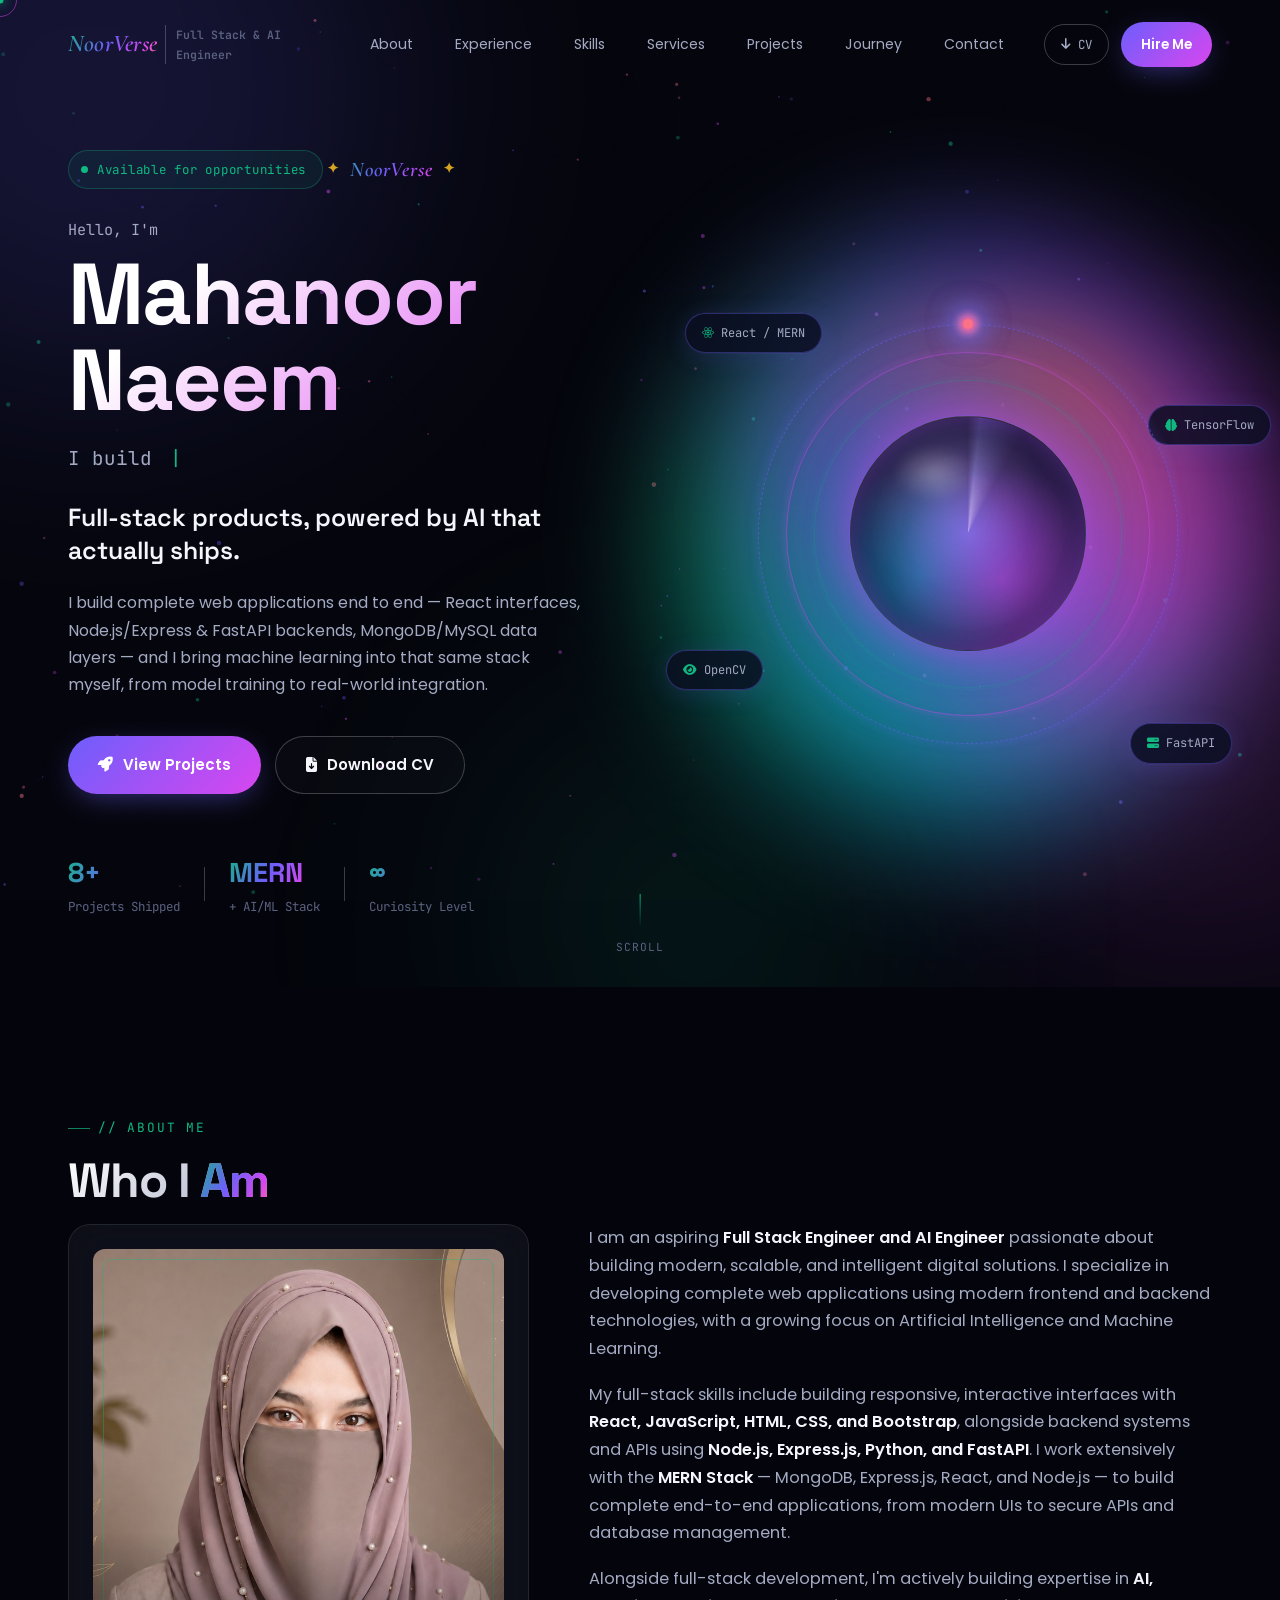
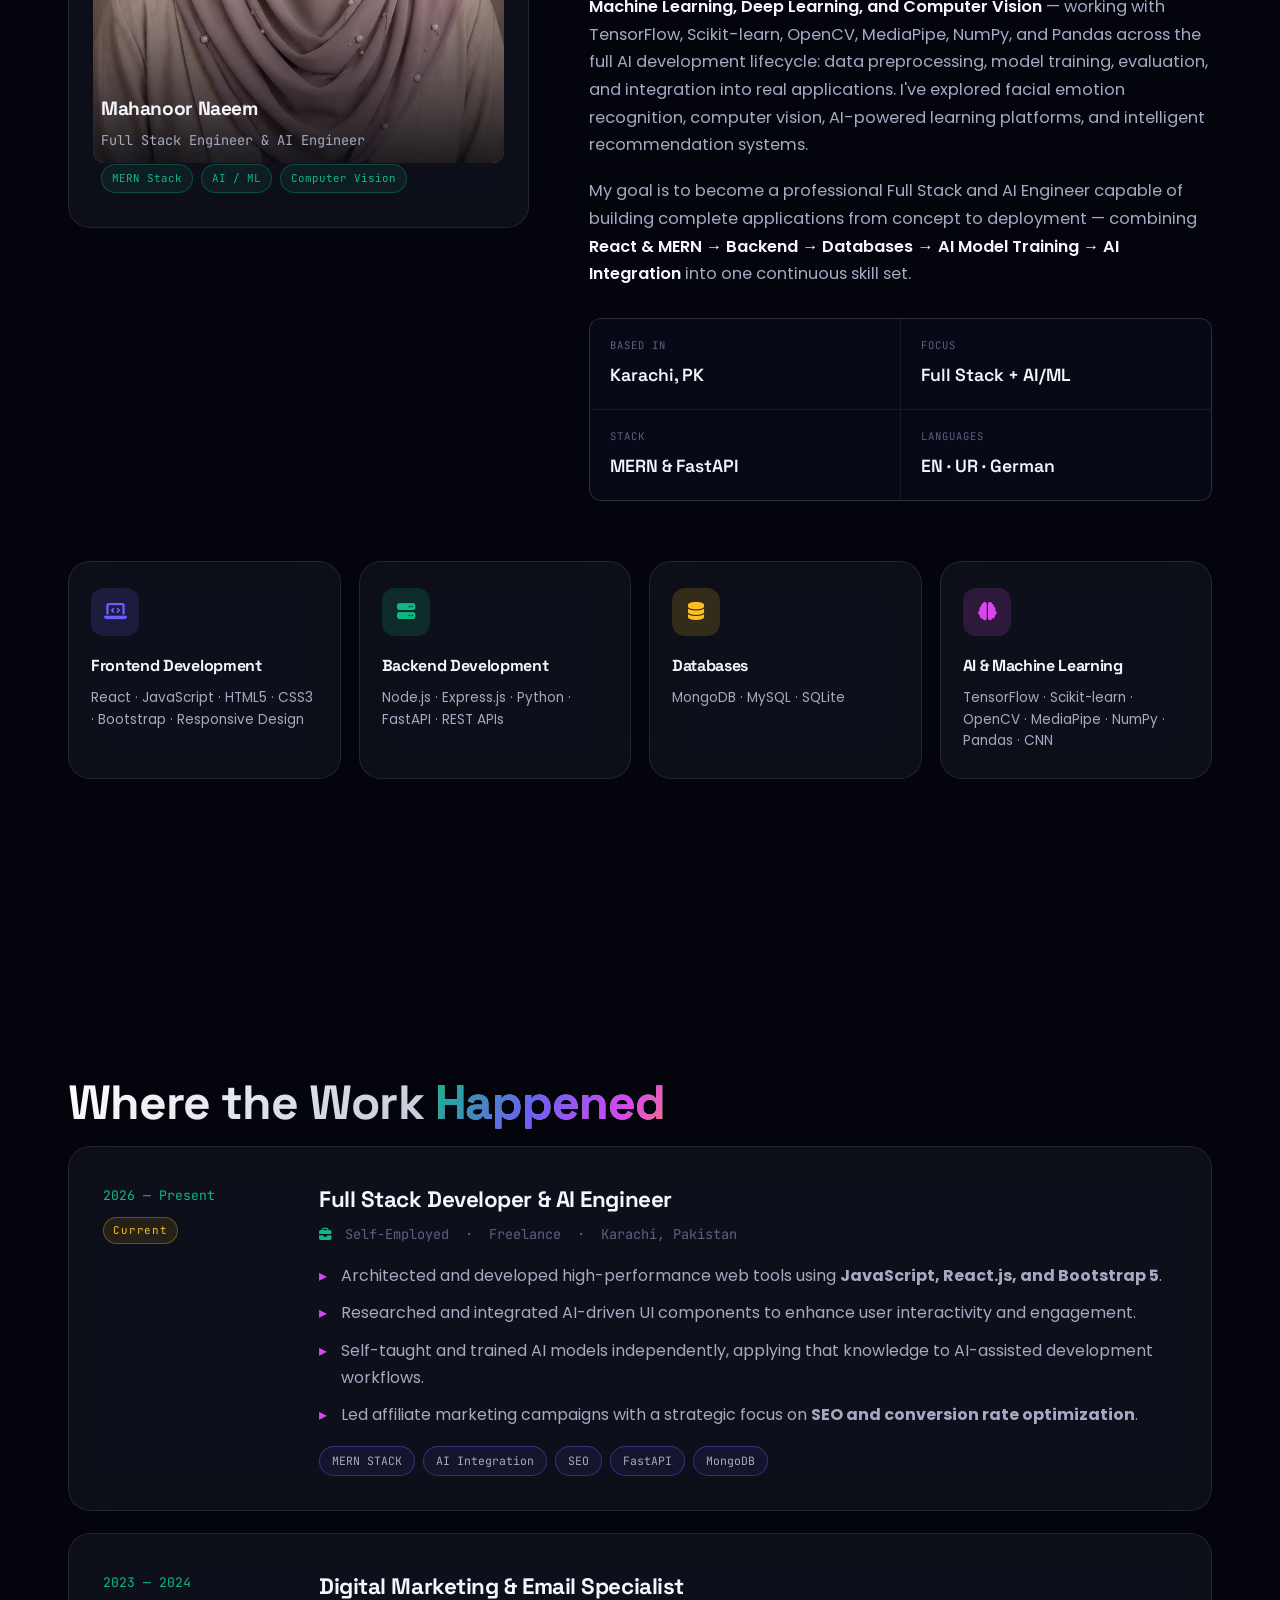
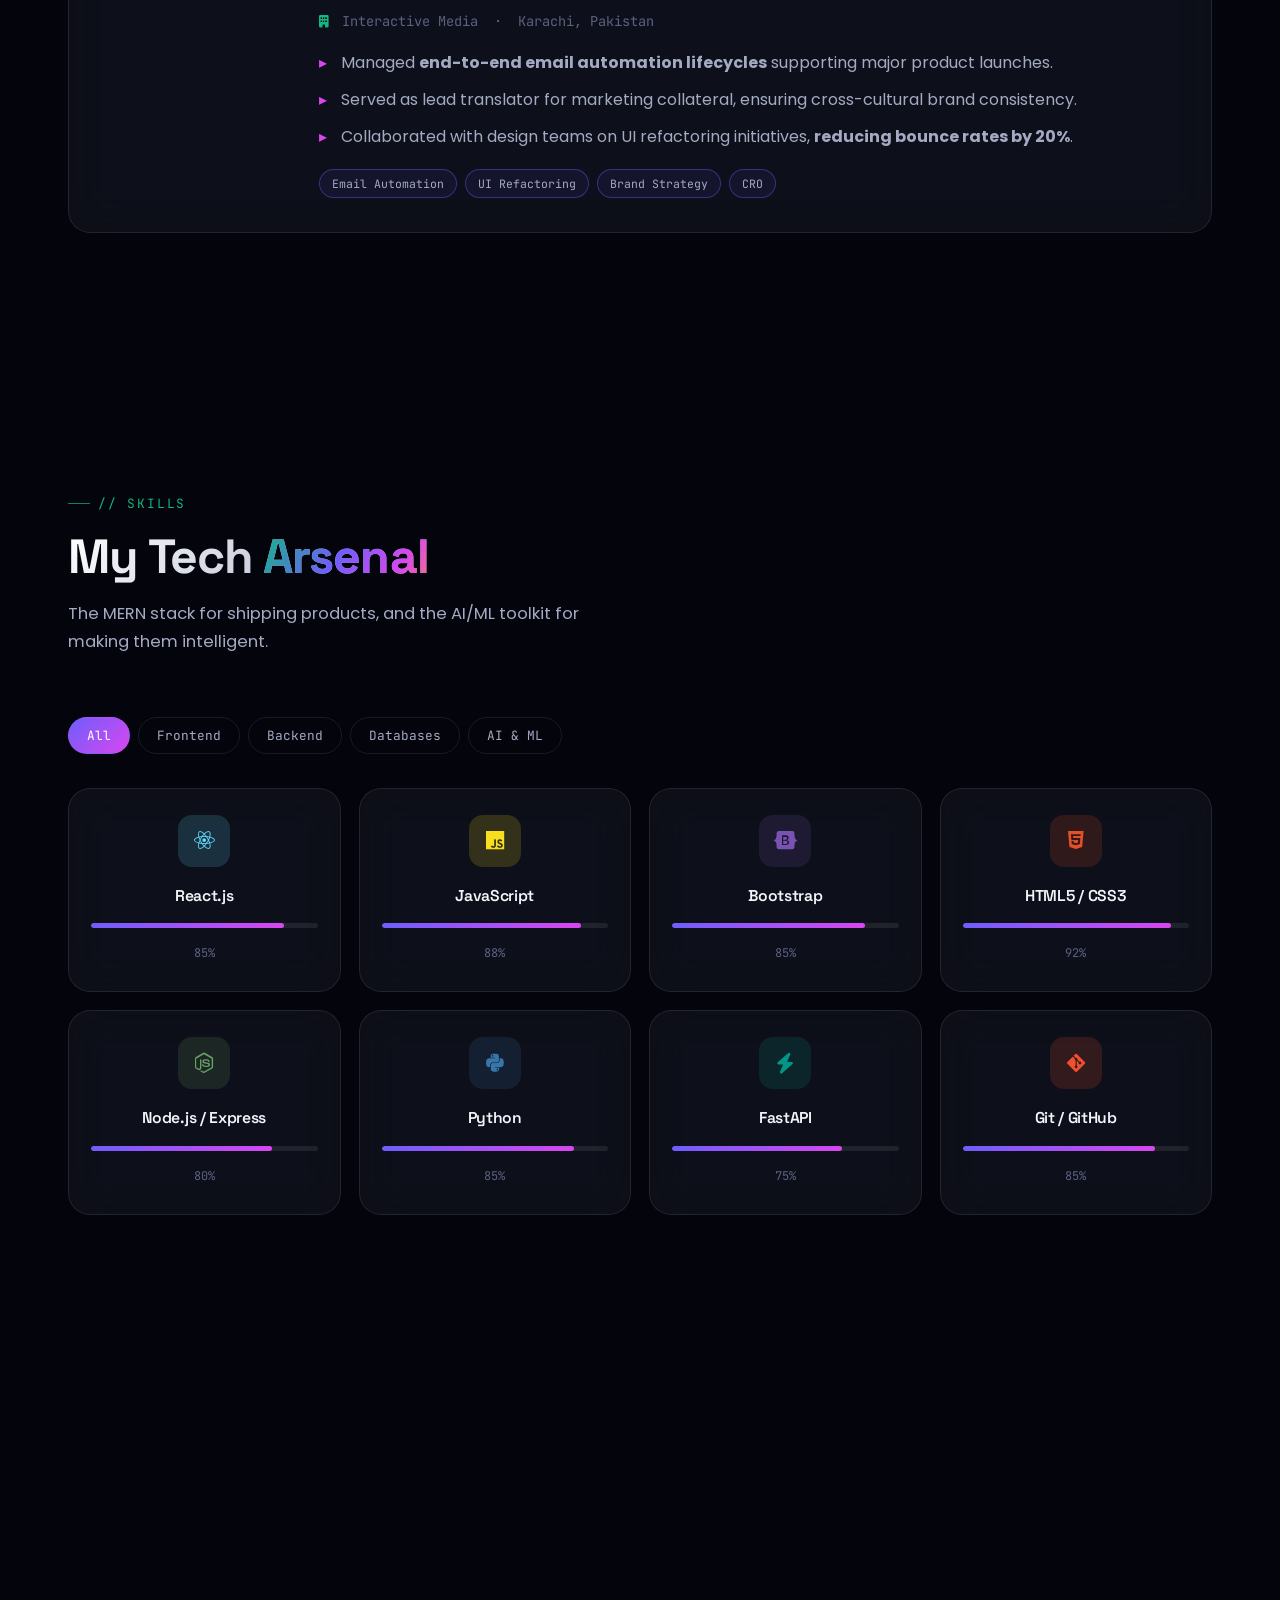
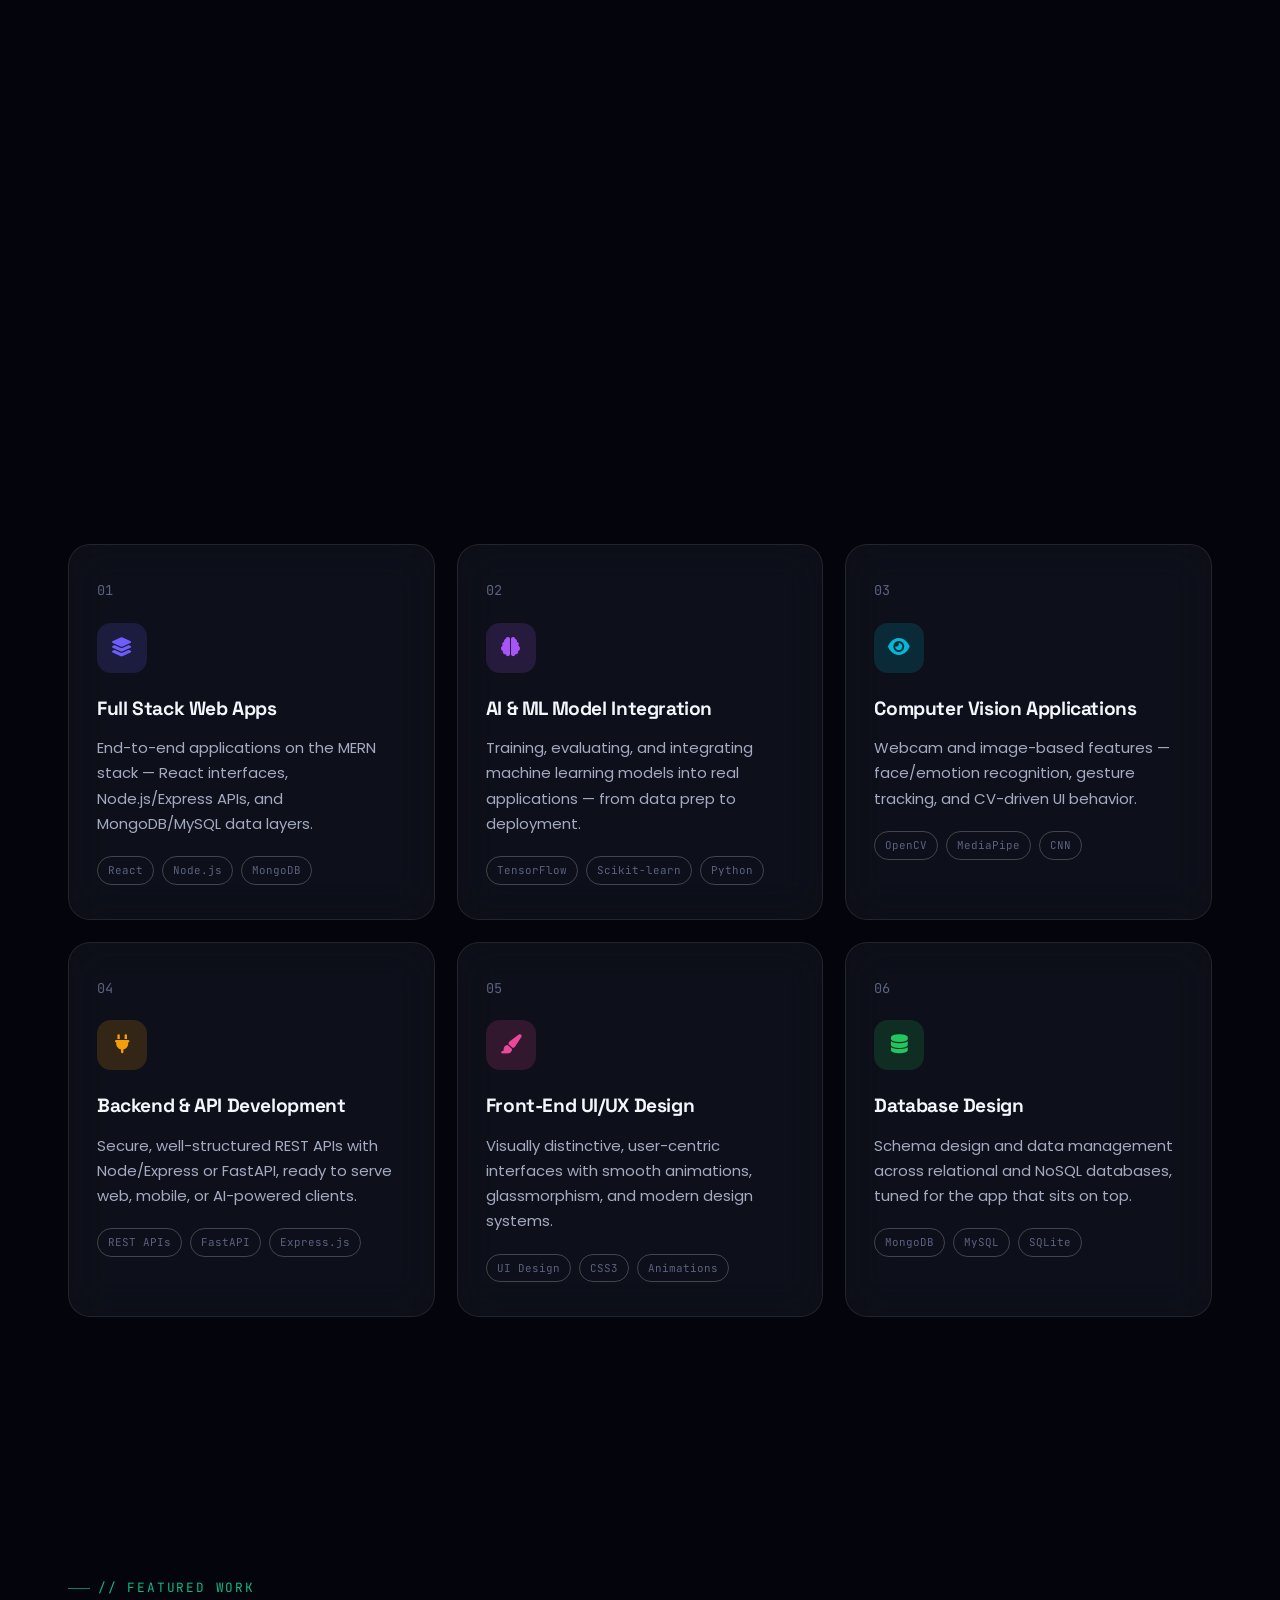
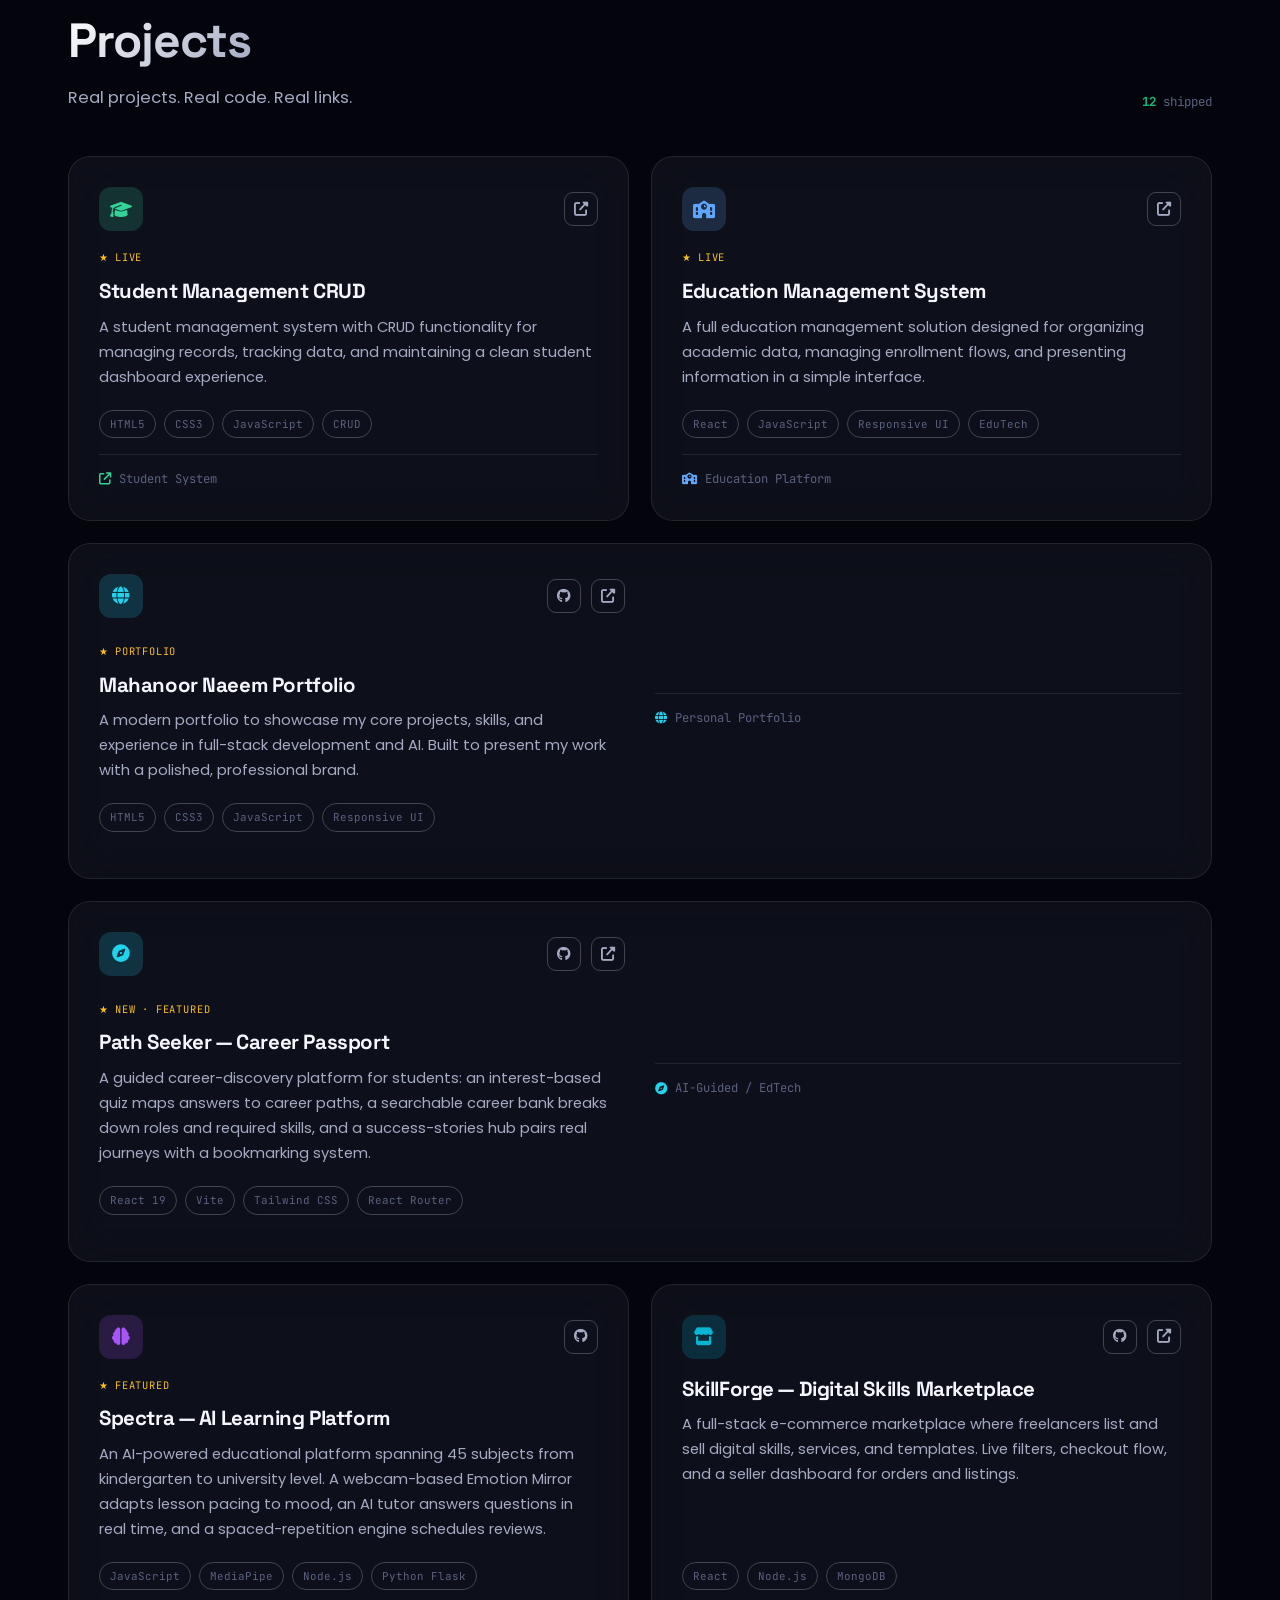
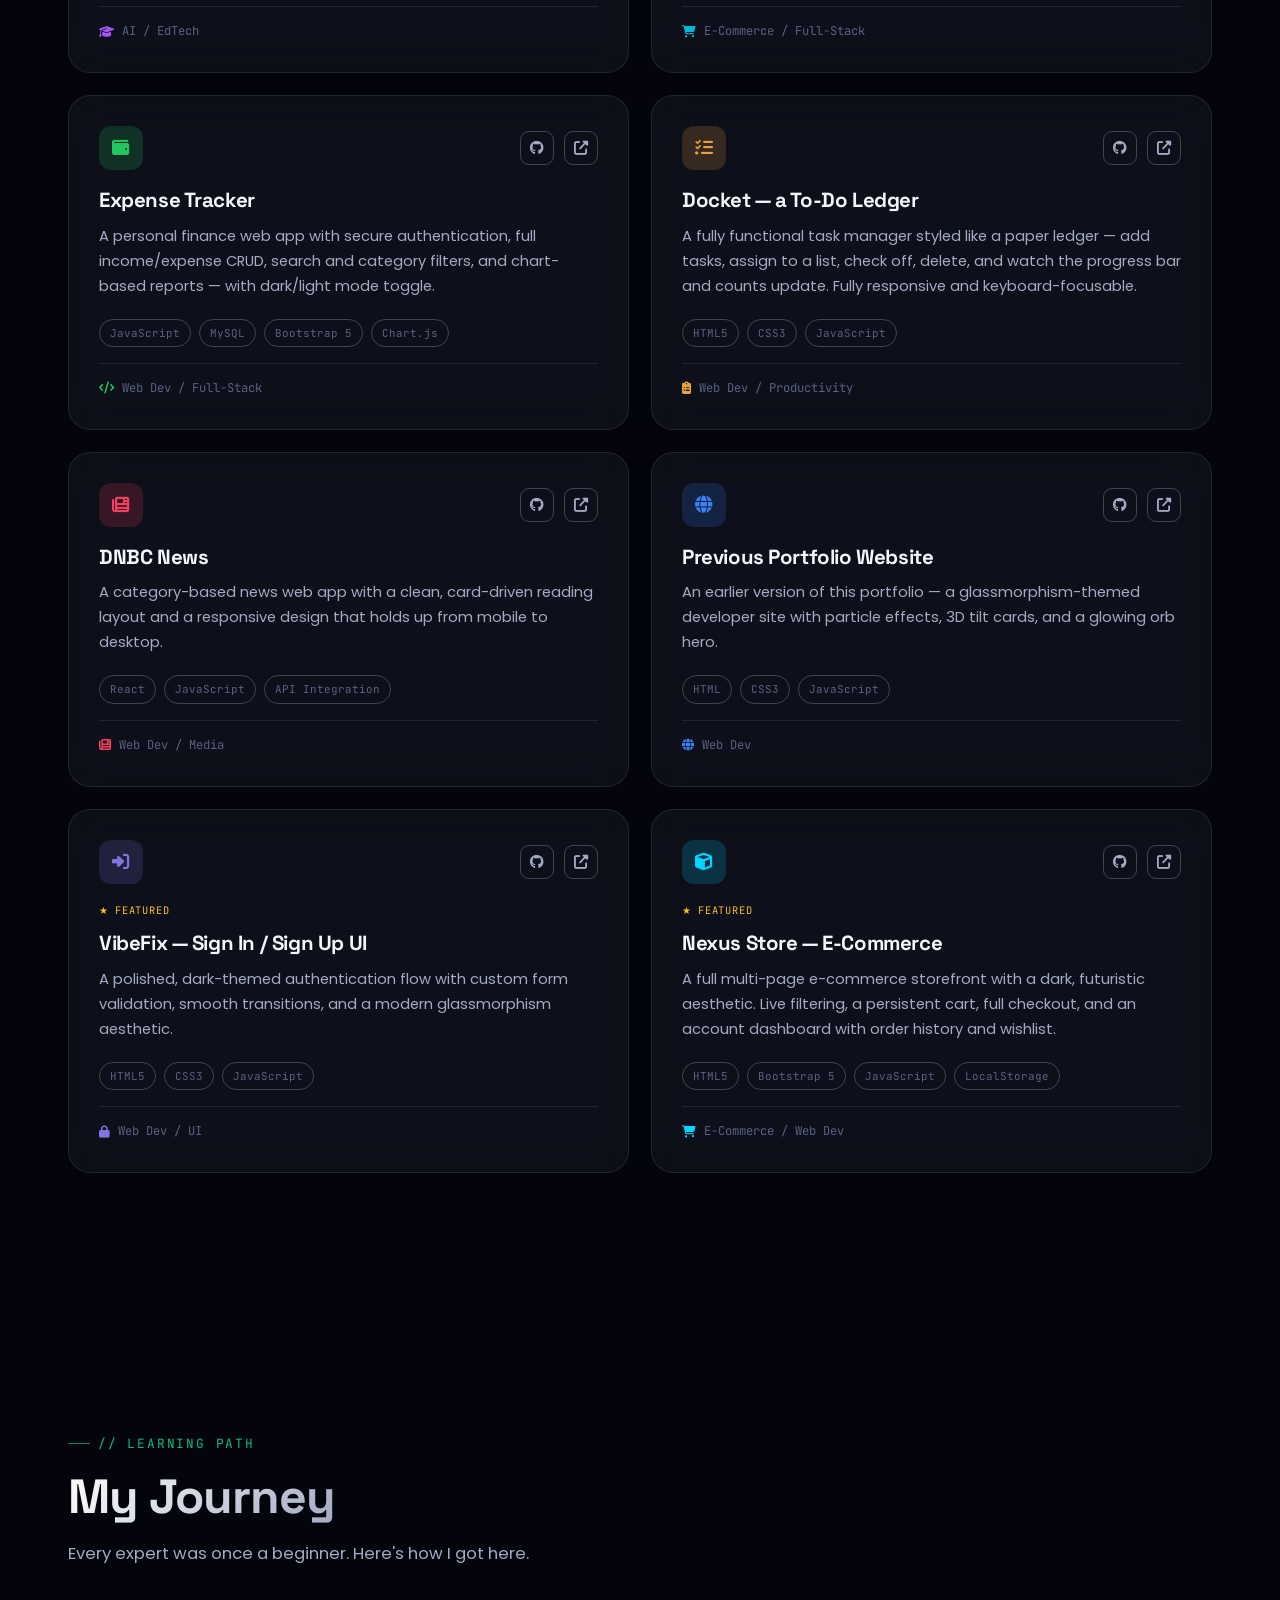
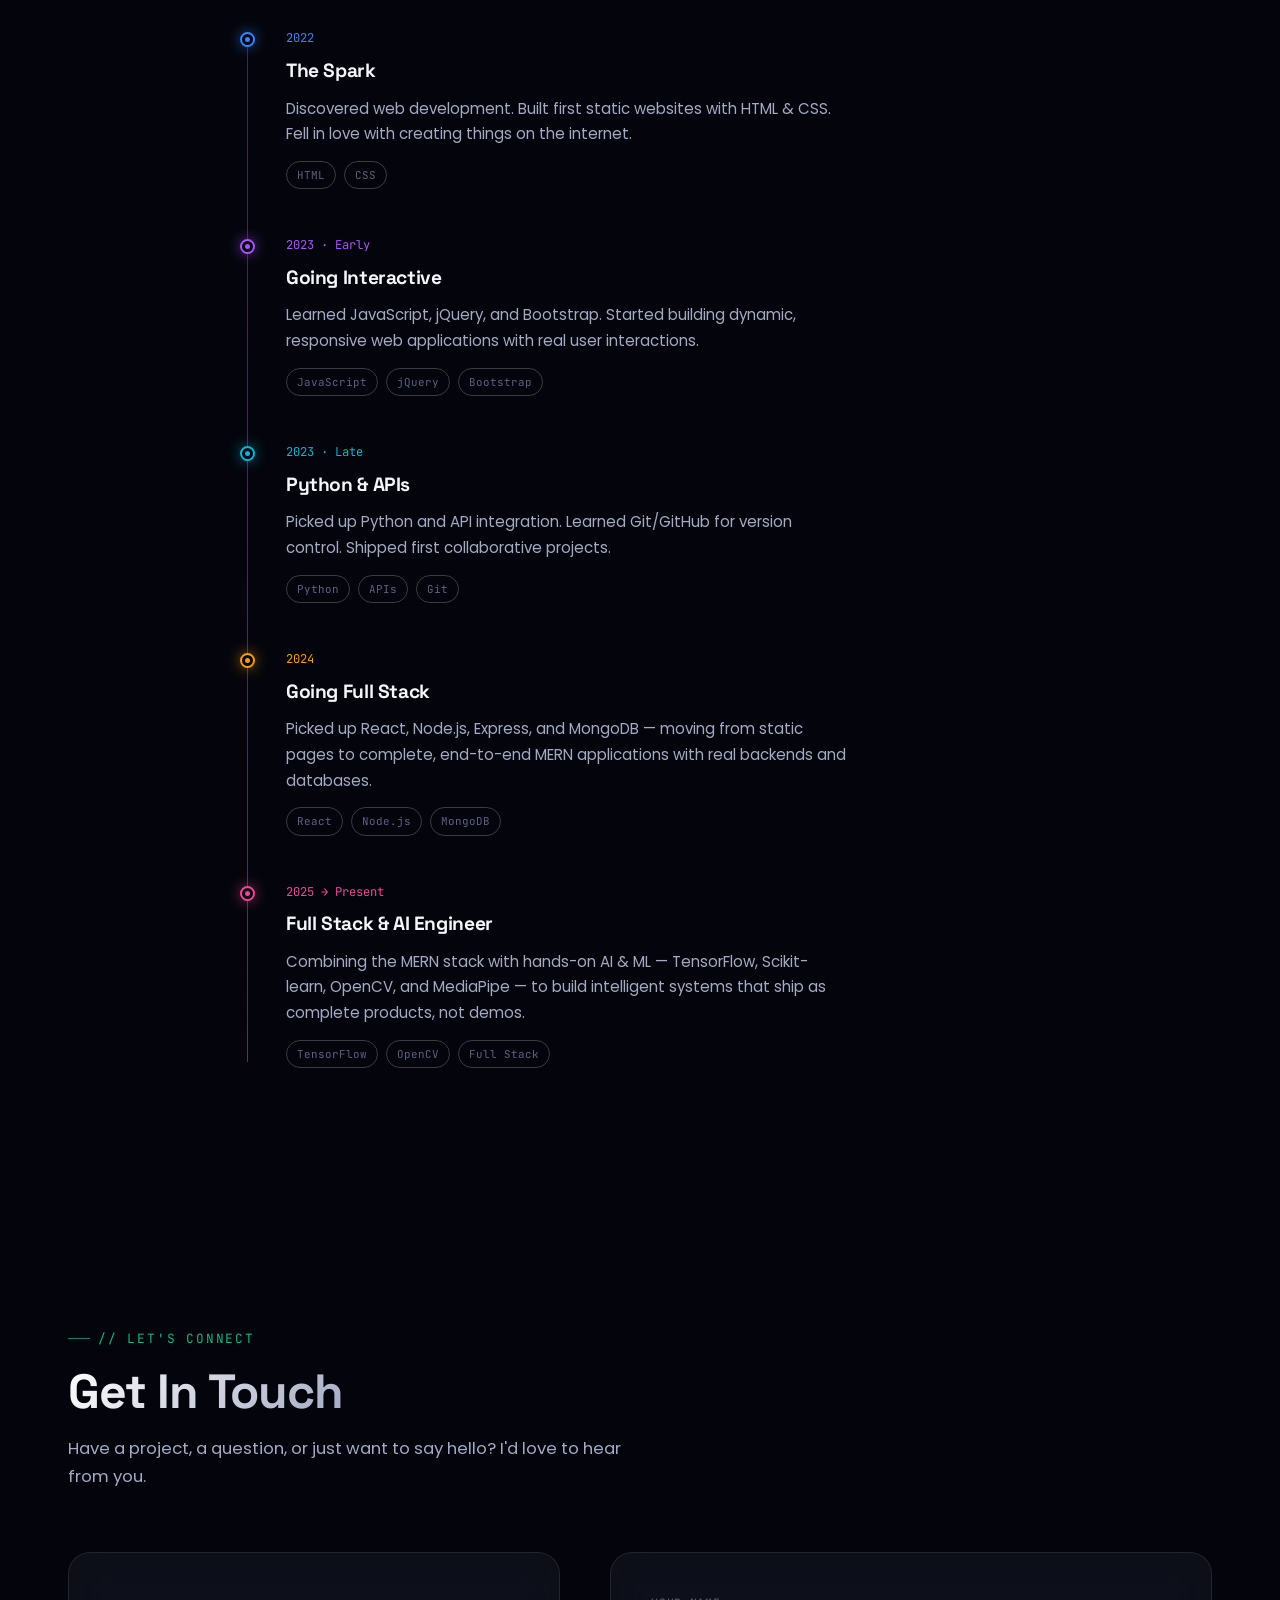
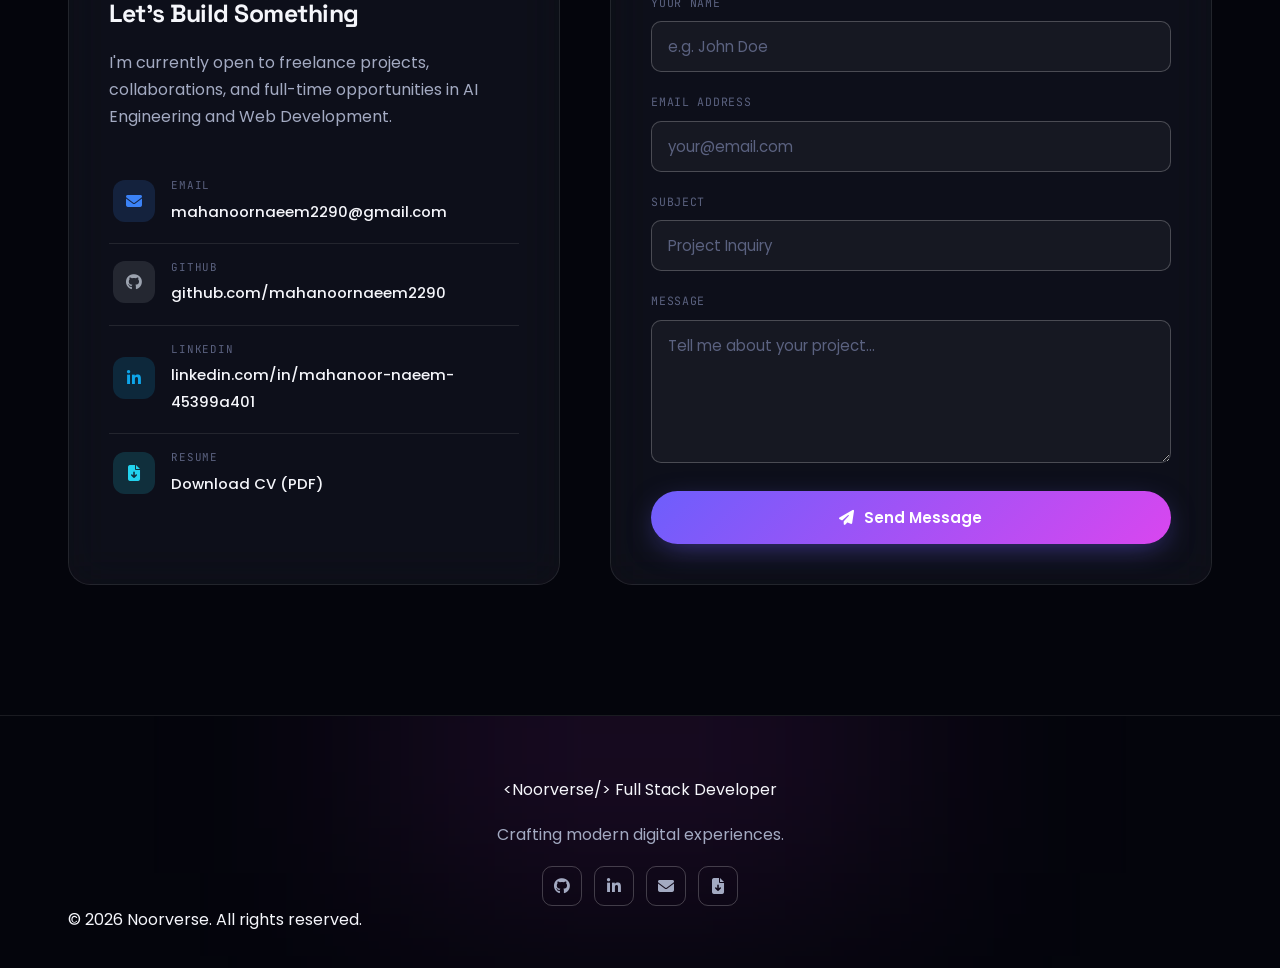
<file: index.html>
<!DOCTYPE html>
<html lang="en">

<head>
  <meta charset="UTF-8" />
  <meta name="viewport" content="width=device-width, initial-scale=1.0" />
  <meta name="description"
    content="Mahanoor Naeem — Full Stack Engineer & AI Engineer in Karachi. Building scalable MERN-stack applications and intelligent, AI-powered digital products." />
  <title>Mahanoor Naeem · Full Stack Engineer &amp; AI Engineer</title>

  <link rel="preconnect" href="https://fonts.googleapis.com" />
  <link rel="preconnect" href="https://fonts.gstatic.com" crossorigin />
  <link
    href="https://fonts.googleapis.com/css2?family=Space+Grotesk:wght@300;400;500;600;700&family=Poppins:wght@300;400;500;600;700&family=JetBrains+Mono:wght@400;500;600&family=Cormorant+Garamond:ital,wght@0,400;0,500;0,600;0,700;1,400;1,500;1,600;1,700&display=swap"
    rel="stylesheet" />
  <link rel="stylesheet" href="https://cdnjs.cloudflare.com/ajax/libs/font-awesome/6.5.1/css/all.min.css" />
  <link rel="stylesheet" href="style.css" />
</head>

<body>

  <div class="cursor-dot" id="cursorDot"></div>
  <div class="cursor-ring" id="cursorRing"></div>
  <div class="scan-progress" id="scanProgress"></div>
  <canvas id="particleCanvas"></canvas>

  <!-- ═══════════ NAVBAR ═══════════ -->
  <nav class="navbar" id="navbar">
    <div class="container nav-inner">
      <a href="#hero" class="nav-logo">
        <span class="brand-word">NoorVerse</span>
        <span class="role-tag">Full Stack &amp; AI Engineer</span>
      </a>

      <ul class="nav-links" id="navLinks">
        <li style="--i:0"><a href="#about" class="nav-link"><i class="fas fa-user nav-link-icon"></i><span
              class="nav-link-num">01</span><span class="nav-link-text">About</span></a></li>
        <li style="--i:1"><a href="#experience" class="nav-link"><i class="fas fa-briefcase nav-link-icon"></i><span
              class="nav-link-num">02</span><span class="nav-link-text">Experience</span></a></li>
        <li style="--i:2"><a href="#skills" class="nav-link"><i class="fas fa-code nav-link-icon"></i><span
              class="nav-link-num">03</span><span class="nav-link-text">Skills</span></a></li>
        <li style="--i:3"><a href="#services" class="nav-link"><i class="fas fa-layer-group nav-link-icon"></i><span
              class="nav-link-num">04</span><span class="nav-link-text">Services</span></a></li>
        <li style="--i:4"><a href="#projects" class="nav-link"><i class="fas fa-diagram-project nav-link-icon"></i><span
              class="nav-link-num">05</span><span class="nav-link-text">Projects</span></a></li>
        <li style="--i:5"><a href="#journey" class="nav-link"><i class="fas fa-route nav-link-icon"></i><span
              class="nav-link-num">06</span><span class="nav-link-text">Journey</span></a></li>
        <li style="--i:6"><a href="#contact" class="nav-link"><i class="fas fa-paper-plane nav-link-icon"></i><span
              class="nav-link-num">07</span><span class="nav-link-text">Contact</span></a></li>
      </ul>

      <div class="nav-actions">
        <a href="assets/Mahanoor_Naeem_CV.pdf" download class="nav-cv magnetic"><i class="fas fa-arrow-down"></i> CV</a>
        <a href="#contact" class="btn btn-primary btn-sm magnetic">Hire Me</a>
        <button class="hamburger" id="hamburger"
          aria-label="Toggle menu"><span></span><span></span><span></span></button>
      </div>
    </div>
  </nav>

  <!-- ═══════════ HERO ═══════════ -->
  <section class="hero" id="hero">
    <div class="hero-glow hero-glow-1"></div>
    <div class="hero-glow hero-glow-2"></div>
    <div class="hero-glow hero-glow-3"></div>

    <div class="container hero-inner">
      <div class="hero-content">
        <div class="hero-badge"><span class="dot"></span> Available for opportunities</div>

        <p class="hero-greeting hero-brand"><span class="glyph">✦</span> NoorVerse <span class="glyph">✦</span></p>
        <p class="hero-greeting">Hello, I'm</p>
        <h1 class="hero-name">Mahanoor Naeem</h1>

        <div class="hero-role">
          <span class="role-prefix">I build</span>
          <span class="typed-text" id="typedText"></span><span class="typed-cursor">|</span>
        </div>

        <p class="hero-headline">Full-stack products, powered by AI that actually ships.</p>

        <p class="hero-sub">I build complete web applications end to end — React interfaces, Node.js/Express &amp;
          FastAPI backends, MongoDB/MySQL data layers — and I bring machine learning into that same stack myself, from
          model training to real-world integration.</p>

        <div class="hero-cta">
          <a href="#projects" class="btn btn-primary magnetic"><i class="fas fa-rocket"></i> View Projects</a>
          <a href="assets/Mahanoor_Naeem_CV.pdf" download class="btn btn-ghost magnetic"><i
              class="fas fa-file-arrow-down"></i> Download CV</a>
        </div>

        <div class="hero-stats">
          <div class="stat-item"><span class="stat-num">8+</span><span class="stat-label">Projects Shipped</span></div>
          <div class="stat-divider"></div>
          <div class="stat-item"><span class="stat-num">MERN</span><span class="stat-label">+ AI/ML Stack</span></div>
          <div class="stat-divider"></div>
          <div class="stat-item"><span class="stat-num">∞</span><span class="stat-label">Curiosity Level</span></div>
        </div>
      </div>

      <div class="hero-visual">
        <div class="orb-container">
          <div class="orb-halo"></div>
          <div class="orb-halo orb-halo-2"></div>
          <div class="orb-ring orb-ring-1"></div>
          <div class="orb-ring orb-ring-2"></div>
          <div class="orb-ring orb-ring-3"></div>
          <div class="orb-core"></div>
          <div class="orbit orbit-1">
            <div class="orbit-dot"></div>
          </div>
          <div class="orbit orbit-2">
            <div class="orbit-dot"></div>
          </div>
          <div class="orbit orbit-3">
            <div class="orbit-dot"></div>
          </div>
        </div>

        <div class="float-tag float-tag-1"><i class="fab fa-react"></i> React / MERN</div>
        <div class="float-tag float-tag-2"><i class="fas fa-brain"></i> TensorFlow</div>
        <div class="float-tag float-tag-3"><i class="fas fa-eye"></i> OpenCV</div>
        <div class="float-tag float-tag-4"><i class="fas fa-server"></i> FastAPI</div>
      </div>
    </div>

    <div class="scroll-indicator">
      <div class="scroll-line"></div><span>Scroll</span>
    </div>
  </section>

  <!-- ═══════════ ABOUT ═══════════ -->
  <section class="section about-section" id="about">
    <div class="container">
      <div class="eyebrow" data-reveal>// about me</div>
      <h2 class="section-title" data-reveal data-reveal-delay="1">Who I <span class="grad">Am</span></h2>

      <div class="about-grid">
        <div class="avatar-card glass-card tilt-card" data-reveal data-reveal-delay="2">
          <div class="avatar-bg">
            <div class="avatar-photo">
              <img src="assets/mahanoor-photo.jpg" alt="Mahanoor Naeem" />
            </div>
            <div class="avatar-ring"></div>
          </div>
          <div class="avatar-info">
            <h3>Mahanoor Naeem</h3>
            <p>Full Stack Engineer &amp; AI Engineer</p>
            <div class="avatar-tags"><span class="tag">MERN Stack</span><span class="tag">AI / ML</span><span
                class="tag">Computer Vision</span></div>
          </div>
        </div>

        <div class="about-text" data-reveal data-reveal-delay="3">
          <p>I am an aspiring <strong>Full Stack Engineer and AI Engineer</strong> passionate about building modern,
            scalable, and intelligent digital solutions. I specialize in developing complete web applications using
            modern frontend and backend technologies, with a growing focus on Artificial Intelligence and Machine
            Learning.</p>
          <p>My full-stack skills include building responsive, interactive interfaces with <strong>React, JavaScript,
              HTML, CSS, and Bootstrap</strong>, alongside backend systems and APIs using <strong>Node.js, Express.js,
              Python, and FastAPI</strong>. I work extensively with the <strong>MERN Stack</strong> — MongoDB,
            Express.js, React, and Node.js — to build complete end-to-end applications, from modern UIs to secure APIs
            and database management.</p>
          <p>Alongside full-stack development, I'm actively building expertise in <strong>AI, Machine Learning, Deep
              Learning, and Computer Vision</strong> — working with TensorFlow, Scikit-learn, OpenCV, MediaPipe, NumPy,
            and Pandas across the full AI development lifecycle: data preprocessing, model training, evaluation, and
            integration into real applications. I've explored facial emotion recognition, computer vision, AI-powered
            learning platforms, and intelligent recommendation systems.</p>
          <p>My goal is to become a professional Full Stack and AI Engineer capable of building complete applications
            from concept to deployment — combining <strong>React &amp; MERN → Backend → Databases → AI Model Training →
              AI Integration</strong> into one continuous skill set.</p>

          <div class="about-facts">
            <div class="fact"><span class="fact-label">Based in</span><span class="fact-value">Karachi, PK</span></div>
            <div class="fact"><span class="fact-label">Focus</span><span class="fact-value">Full Stack + AI/ML</span>
            </div>
            <div class="fact"><span class="fact-label">Stack</span><span class="fact-value">MERN &amp; FastAPI</span>
            </div>
            <div class="fact"><span class="fact-label">Languages</span><span class="fact-value">EN · UR · German</span>
            </div>
          </div>
        </div>
      </div>

      <div class="focus-grid" data-reveal data-reveal-delay="4">
        <div class="focus-card glass-card">
          <div class="focus-icon" style="--clr:#6d5efc"><i class="fas fa-laptop-code"></i></div>
          <h4>Frontend Development</h4>
          <p>React · JavaScript · HTML5 · CSS3 · Bootstrap · Responsive Design</p>
        </div>
        <div class="focus-card glass-card">
          <div class="focus-icon" style="--clr:#10b981"><i class="fas fa-server"></i></div>
          <h4>Backend Development</h4>
          <p>Node.js · Express.js · Python · FastAPI · REST APIs</p>
        </div>
        <div class="focus-card glass-card">
          <div class="focus-icon" style="--clr:#fbbf24"><i class="fas fa-database"></i></div>
          <h4>Databases</h4>
          <p>MongoDB · MySQL · SQLite</p>
        </div>
        <div class="focus-card glass-card">
          <div class="focus-icon" style="--clr:#d946ef"><i class="fas fa-brain"></i></div>
          <h4>AI &amp; Machine Learning</h4>
          <p>TensorFlow · Scikit-learn · OpenCV · MediaPipe · NumPy · Pandas · CNN</p>
        </div>
      </div>
    </div>
  </section>

  <!-- ═══════════ EXPERIENCE ═══════════ -->
  <section class="section experience-section" id="experience">
    <div class="container">
      <div class="eyebrow" data-reveal>// experience</div>
      <h2 class="section-title" data-reveal data-reveal-delay="1">Where the Work <span class="grad">Happened</span></h2>

      <div class="exp-list">

        <!-- Job 1 -->
        <div class="exp-row glass-card" data-reveal data-reveal-delay="2">
          <div class="exp-period">2026 — Present<span class="status">Current</span></div>
          <div>
            <h3 class="exp-role">Full Stack Developer &amp; AI Engineer</h3>
            <p class="exp-org"><i class="fas fa-briefcase exp-org-icon"></i> Self-Employed &nbsp;·&nbsp; Freelance
              &nbsp;·&nbsp; Karachi, Pakistan</p>
            <ul class="exp-points">
              <li>Architected and developed high-performance web tools using <strong>JavaScript, React.js, and Bootstrap
                  5</strong>.</li>
              <li>Researched and integrated AI-driven UI components to enhance user interactivity and engagement.</li>
              <li>Self-taught and trained AI models independently, applying that knowledge to AI-assisted development
                workflows.</li>
              <li>Led affiliate marketing campaigns with a strategic focus on <strong>SEO and conversion rate
                  optimization</strong>.</li>
            </ul>
            <div class="exp-tags">
              <span>MERN STACK</span><span>AI Integration</span><span>SEO</span><span>FastAPI</span><span>MongoDB</span>
            </div>
          </div>
        </div>

        <!-- Job 2 -->
        <div class="exp-row glass-card" data-reveal data-reveal-delay="3">
          <div class="exp-period">2023 — 2024</div>
          <div>
            <h3 class="exp-role">Digital Marketing &amp; Email Specialist</h3>
            <p class="exp-org"><i class="fas fa-building exp-org-icon"></i> Interactive Media &nbsp;·&nbsp; Karachi,
              Pakistan</p>
            <ul class="exp-points">
              <li>Managed <strong>end-to-end email automation lifecycles</strong> supporting major product launches.
              </li>
              <li>Served as lead translator for marketing collateral, ensuring cross-cultural brand consistency.</li>
              <li>Collaborated with design teams on UI refactoring initiatives, <strong>reducing bounce rates by
                  20%</strong>.</li>
            </ul>
            <div class="exp-tags">
              <span>Email Automation</span><span>UI Refactoring</span><span>Brand Strategy</span><span>CRO</span>
            </div>
          </div>
        </div>

      </div>
    </div>
  </section>

  <!-- ═══════════ SKILLS ═══════════ -->
  <section class="section skills-section" id="skills">
    <div class="container">
      <div class="eyebrow" data-reveal>// skills</div>
      <h2 class="section-title" data-reveal data-reveal-delay="1">My Tech <span class="grad">Arsenal</span></h2>
      <p class="section-sub" data-reveal data-reveal-delay="2">The MERN stack for shipping products, and the AI/ML
        toolkit for making them intelligent.</p>

      <div class="skills-tabs" data-reveal data-reveal-delay="2">
        <button class="skills-tab is-active" data-filter="all">All</button>
        <button class="skills-tab" data-filter="frontend">Frontend</button>
        <button class="skills-tab" data-filter="backend">Backend</button>
        <button class="skills-tab" data-filter="database">Databases</button>
        <button class="skills-tab" data-filter="ai">AI &amp; ML</button>
      </div>

      <div class="skills-grid" id="skillsGrid">
        <div class="skill-card glass-card tilt-card" data-cat="frontend" data-reveal data-reveal-delay="1">
          <div class="skill-icon-wrap" style="--clr:#61dafb"><i class="fab fa-react"></i></div>
          <h4>React.js</h4>
          <div class="skill-bar-wrap">
            <div class="skill-bar" data-pct="85"></div>
          </div><span class="skill-pct">85%</span>
        </div>
        <div class="skill-card glass-card tilt-card" data-cat="frontend" data-reveal data-reveal-delay="2">
          <div class="skill-icon-wrap" style="--clr:#f7df1e"><i class="fab fa-js"></i></div>
          <h4>JavaScript</h4>
          <div class="skill-bar-wrap">
            <div class="skill-bar" data-pct="88"></div>
          </div><span class="skill-pct">88%</span>
        </div>
        <div class="skill-card glass-card tilt-card" data-cat="frontend" data-reveal data-reveal-delay="3">
          <div class="skill-icon-wrap" style="--clr:#7952b3"><i class="fab fa-bootstrap"></i></div>
          <h4>Bootstrap</h4>
          <div class="skill-bar-wrap">
            <div class="skill-bar" data-pct="85"></div>
          </div><span class="skill-pct">85%</span>
        </div>
        <div class="skill-card glass-card tilt-card" data-cat="frontend" data-reveal data-reveal-delay="4">
          <div class="skill-icon-wrap" style="--clr:#e34f26"><i class="fab fa-html5"></i></div>
          <h4>HTML5 / CSS3</h4>
          <div class="skill-bar-wrap">
            <div class="skill-bar" data-pct="92"></div>
          </div><span class="skill-pct">92%</span>
        </div>

        <div class="skill-card glass-card tilt-card" data-cat="backend" data-reveal data-reveal-delay="1">
          <div class="skill-icon-wrap" style="--clr:#68a063"><i class="fab fa-node-js"></i></div>
          <h4>Node.js / Express</h4>
          <div class="skill-bar-wrap">
            <div class="skill-bar" data-pct="80"></div>
          </div><span class="skill-pct">80%</span>
        </div>
        <div class="skill-card glass-card tilt-card" data-cat="backend" data-reveal data-reveal-delay="2">
          <div class="skill-icon-wrap" style="--clr:#3776ab"><i class="fab fa-python"></i></div>
          <h4>Python</h4>
          <div class="skill-bar-wrap">
            <div class="skill-bar" data-pct="85"></div>
          </div><span class="skill-pct">85%</span>
        </div>
        <div class="skill-card glass-card tilt-card" data-cat="backend" data-reveal data-reveal-delay="3">
          <div class="skill-icon-wrap" style="--clr:#009688"><i class="fas fa-bolt"></i></div>
          <h4>FastAPI</h4>
          <div class="skill-bar-wrap">
            <div class="skill-bar" data-pct="75"></div>
          </div><span class="skill-pct">75%</span>
        </div>
        <div class="skill-card glass-card tilt-card" data-cat="backend" data-reveal data-reveal-delay="4">
          <div class="skill-icon-wrap" style="--clr:#f05032"><i class="fab fa-git-alt"></i></div>
          <h4>Git / GitHub</h4>
          <div class="skill-bar-wrap">
            <div class="skill-bar" data-pct="85"></div>
          </div><span class="skill-pct">85%</span>
        </div>

        <div class="skill-card glass-card tilt-card" data-cat="database" data-reveal data-reveal-delay="1">
          <div class="skill-icon-wrap" style="--clr:#47a248"><i class="fas fa-leaf"></i></div>
          <h4>MongoDB</h4>
          <div class="skill-bar-wrap">
            <div class="skill-bar" data-pct="78"></div>
          </div><span class="skill-pct">78%</span>
        </div>
        <div class="skill-card glass-card tilt-card" data-cat="database" data-reveal data-reveal-delay="2">
          <div class="skill-icon-wrap" style="--clr:#4479a1"><i class="fas fa-database"></i></div>
          <h4>MySQL</h4>
          <div class="skill-bar-wrap">
            <div class="skill-bar" data-pct="80"></div>
          </div><span class="skill-pct">80%</span>
        </div>
        <div class="skill-card glass-card tilt-card" data-cat="database" data-reveal data-reveal-delay="3">
          <div class="skill-icon-wrap" style="--clr:#003b57"><i class="fas fa-server"></i></div>
          <h4>SQLite</h4>
          <div class="skill-bar-wrap">
            <div class="skill-bar" data-pct="78"></div>
          </div><span class="skill-pct">78%</span>
        </div>

        <div class="skill-card glass-card tilt-card" data-cat="ai" data-reveal data-reveal-delay="1">
          <div class="skill-icon-wrap" style="--clr:#ff6f00"><i class="fas fa-brain"></i></div>
          <h4>TensorFlow</h4>
          <div class="skill-bar-wrap">
            <div class="skill-bar" data-pct="70"></div>
          </div><span class="skill-pct">70%</span>
        </div>
        <div class="skill-card glass-card tilt-card" data-cat="ai" data-reveal data-reveal-delay="2">
          <div class="skill-icon-wrap" style="--clr:#f89939"><i class="fas fa-chart-network"></i></div>
          <h4>Scikit-learn</h4>
          <div class="skill-bar-wrap">
            <div class="skill-bar" data-pct="72"></div>
          </div><span class="skill-pct">72%</span>
        </div>
        <div class="skill-card glass-card tilt-card" data-cat="ai" data-reveal data-reveal-delay="3">
          <div class="skill-icon-wrap" style="--clr:#5c3ee8"><i class="fas fa-eye"></i></div>
          <h4>OpenCV</h4>
          <div class="skill-bar-wrap">
            <div class="skill-bar" data-pct="75"></div>
          </div><span class="skill-pct">75%</span>
        </div>
        <div class="skill-card glass-card tilt-card" data-cat="ai" data-reveal data-reveal-delay="4">
          <div class="skill-icon-wrap" style="--clr:#06b6d4"><i class="fas fa-hand-sparkles"></i></div>
          <h4>MediaPipe</h4>
          <div class="skill-bar-wrap">
            <div class="skill-bar" data-pct="70"></div>
          </div><span class="skill-pct">70%</span>
        </div>
        <div class="skill-card glass-card tilt-card" data-cat="ai" data-reveal data-reveal-delay="5">
          <div class="skill-icon-wrap" style="--clr:#ec4899"><i class="fas fa-square-root-variable"></i></div>
          <h4>NumPy / Pandas</h4>
          <div class="skill-bar-wrap">
            <div class="skill-bar" data-pct="78"></div>
          </div><span class="skill-pct">78%</span>
        </div>
      </div>
    </div>
  </section>

  <!-- ═══════════ SERVICES ═══════════ -->
  <section class="section services-section" id="services">
    <div class="container">
      <div class="eyebrow" data-reveal>// what I offer</div>
      <h2 class="section-title" data-reveal data-reveal-delay="1">Services</h2>
      <p class="section-sub" data-reveal data-reveal-delay="2">From full-stack products to the AI models running inside
        them — I help you build what's next.</p>

      <div class="services-grid">
        <div class="service-card glass-card tilt-card" data-reveal data-reveal-delay="1">
          <div class="service-num">01</div>
          <div class="service-icon" style="--clr:#6d5efc"><i class="fas fa-layer-group"></i></div>
          <h3>Full Stack Web Apps</h3>
          <p>End-to-end applications on the MERN stack — React interfaces, Node.js/Express APIs, and MongoDB/MySQL data
            layers.</p>
          <div class="service-tags"><span>React</span><span>Node.js</span><span>MongoDB</span></div>
        </div>
        <div class="service-card glass-card tilt-card" data-reveal data-reveal-delay="2">
          <div class="service-num">02</div>
          <div class="service-icon" style="--clr:#a855f7"><i class="fas fa-brain"></i></div>
          <h3>AI &amp; ML Model Integration</h3>
          <p>Training, evaluating, and integrating machine learning models into real applications — from data prep to
            deployment.</p>
          <div class="service-tags"><span>TensorFlow</span><span>Scikit-learn</span><span>Python</span></div>
        </div>
        <div class="service-card glass-card tilt-card" data-reveal data-reveal-delay="3">
          <div class="service-num">03</div>
          <div class="service-icon" style="--clr:#06b6d4"><i class="fas fa-eye"></i></div>
          <h3>Computer Vision Applications</h3>
          <p>Webcam and image-based features — face/emotion recognition, gesture tracking, and CV-driven UI behavior.
          </p>
          <div class="service-tags"><span>OpenCV</span><span>MediaPipe</span><span>CNN</span></div>
        </div>
        <div class="service-card glass-card tilt-card" data-reveal data-reveal-delay="1">
          <div class="service-num">04</div>
          <div class="service-icon" style="--clr:#f59e0b"><i class="fas fa-plug"></i></div>
          <h3>Backend &amp; API Development</h3>
          <p>Secure, well-structured REST APIs with Node/Express or FastAPI, ready to serve web, mobile, or AI-powered
            clients.</p>
          <div class="service-tags"><span>REST APIs</span><span>FastAPI</span><span>Express.js</span></div>
        </div>
        <div class="service-card glass-card tilt-card" data-reveal data-reveal-delay="2">
          <div class="service-num">05</div>
          <div class="service-icon" style="--clr:#ec4899"><i class="fas fa-paint-brush"></i></div>
          <h3>Front-End UI/UX Design</h3>
          <p>Visually distinctive, user-centric interfaces with smooth animations, glassmorphism, and modern design
            systems.</p>
          <div class="service-tags"><span>UI Design</span><span>CSS3</span><span>Animations</span></div>
        </div>
        <div class="service-card glass-card tilt-card" data-reveal data-reveal-delay="3">
          <div class="service-num">06</div>
          <div class="service-icon" style="--clr:#22c55e"><i class="fas fa-database"></i></div>
          <h3>Database Design</h3>
          <p>Schema design and data management across relational and NoSQL databases, tuned for the app that sits on
            top.</p>
          <div class="service-tags"><span>MongoDB</span><span>MySQL</span><span>SQLite</span></div>
        </div>
      </div>
    </div>
  </section>

  <!-- ═══════════ PROJECTS ═══════════ -->
  <section class="section projects-section" id="projects">
    <div class="container">
      <div class="eyebrow" data-reveal>// featured work</div>
      <h2 class="section-title" data-reveal data-reveal-delay="1">Projects</h2>

      <div class="projects-toolbar" data-reveal data-reveal-delay="2">
        <p class="section-sub" style="margin-bottom:0">Real projects. Real code. Real links.</p>
        <span class="projects-count"><strong>12</strong> shipped</span>
      </div>

      <div class="projects-grid">

        <div class="project-card glass-card tilt-card" style="--proj-clr:#34d399" data-reveal data-reveal-delay="1">
          <div class="project-header">
            <div class="project-icon"><i class="fas fa-graduation-cap"></i></div>
            <div class="project-links">
              <a href="https://student-managment-crud.vercel.app/" target="_blank" rel="noopener noreferrer" title="Live Demo"><i class="fas fa-external-link-alt"></i></a>
            </div>
          </div>
          <div class="project-featured-badge">Live</div>
          <h3>Student Management CRUD</h3>
          <p>A student management system with CRUD functionality for managing records, tracking data, and maintaining a clean student dashboard experience.</p>
          <div class="project-tech"><span>HTML5</span><span>CSS3</span><span>JavaScript</span><span>CRUD</span></div>
          <div class="project-footer"><span class="project-type"><i class="fas fa-arrow-up-right-from-square"></i> Student System</span></div>
        </div>

        <div class="project-card glass-card tilt-card" style="--proj-clr:#60a5fa" data-reveal data-reveal-delay="2">
          <div class="project-header">
            <div class="project-icon"><i class="fas fa-school"></i></div>
            <div class="project-links">
              <a href="https://education-managment-system-beige.vercel.app/" target="_blank" rel="noopener noreferrer" title="Live Demo"><i class="fas fa-external-link-alt"></i></a>
            </div>
          </div>
          <div class="project-featured-badge">Live</div>
          <h3>Education Management System</h3>
          <p>A full education management solution designed for organizing academic data, managing enrollment flows, and presenting information in a simple interface.</p>
          <div class="project-tech"><span>React</span><span>JavaScript</span><span>Responsive UI</span><span>EduTech</span></div>
          <div class="project-footer"><span class="project-type"><i class="fas fa-school"></i> Education Platform</span></div>
        </div>

        <div class="project-card glass-card tilt-card project-card--wide" style="--proj-clr:#22d3ee" data-reveal
          data-reveal-delay="1">
          <div>
            <div class="project-header">
              <div class="project-icon"><i class="fas fa-globe"></i></div>
              <div class="project-links">
                <a href="https://github.com/mahanoornaeem2290/New-Portfolio" target="_blank" title="Repository"><i
                    class="fab fa-github"></i></a>
                <a href="https://mahanoornaeem2290.github.io/portfolio/" target="_blank" title="Portfolio"><i
                    class="fas fa-external-link-alt"></i></a>
              </div>
            </div>
            <div class="project-featured-badge">Portfolio</div>
            <h3>Mahanoor Naeem Portfolio</h3>
            <p>A modern portfolio to showcase my core projects, skills, and experience in full-stack development and AI. Built to present my work with a polished, professional brand.</p>
            <div class="project-tech"><span>HTML5</span><span>CSS3</span><span>JavaScript</span><span>Responsive UI</span></div>
          </div>
          <div class="project-footer"><span class="project-type"><i class="fas fa-globe"></i> Personal Portfolio</span></div>
        </div>

        <!-- Path Seeker -->
        <div class="project-card glass-card tilt-card project-card--wide" style="--proj-clr:#22d3ee" data-reveal
          data-reveal-delay="1">
          <div>
            <div class="project-header">
              <div class="project-icon"><i class="fas fa-compass"></i></div>
              <div class="project-links">
                <a href="https://github.com/mahanoornaeem2290" target="_blank" title="GitHub"><i
                    class="fab fa-github"></i></a>
                <a href="https://path-seeker-q35we9y7y-spectra13.vercel.app/" target="_blank" title="Live Demo"><i
                    class="fas fa-external-link-alt"></i></a>
              </div>
            </div>
            <div class="project-featured-badge">New · Featured</div>
            <h3>Path Seeker — Career Passport</h3>
            <p>A guided career-discovery platform for students: an interest-based quiz maps answers to career paths, a
              searchable career bank breaks down roles and required skills, and a success-stories hub pairs real
              journeys with a bookmarking system.</p>
            <div class="project-tech"><span>React 19</span><span>Vite</span><span>Tailwind CSS</span><span>React
                Router</span></div>
          </div>
          <div class="project-footer"><span class="project-type"><i class="fas fa-compass"></i> AI-Guided /
              EdTech</span></div>
        </div>

        <!-- Spectra -->
        <div class="project-card glass-card tilt-card" style="--proj-clr:#a855f7" data-reveal data-reveal-delay="2">
          <div class="project-header">
            <div class="project-icon"><i class="fas fa-brain"></i></div>
            <div class="project-links"><a href="https://github.com/mahanoornaeem2290/Spectra-AI" target="_blank"
                title="GitHub"><i class="fab fa-github"></i></a></div>
          </div>
          <div class="project-featured-badge">Featured</div>
          <h3>Spectra — AI Learning Platform</h3>
          <p>An AI-powered educational platform spanning 45 subjects from kindergarten to university level. A
            webcam-based Emotion Mirror adapts lesson pacing to mood, an AI tutor answers questions in real time, and a
            spaced-repetition engine schedules reviews.</p>
          <div class="project-tech"><span>JavaScript</span><span>MediaPipe</span><span>Node.js</span><span>Python
              Flask</span></div>
          <div class="project-footer"><span class="project-type"><i class="fas fa-graduation-cap"></i> AI /
              EdTech</span></div>
        </div>

        <!-- SkillForge -->
        <div class="project-card glass-card tilt-card" style="--proj-clr:#06b6d4" data-reveal data-reveal-delay="3">
          <div class="project-header">
            <div class="project-icon"><i class="fas fa-store"></i></div>
            <div class="project-links"><a href="https://github.com/mahanoornaeem2290" target="_blank" title="GitHub"><i
                  class="fab fa-github"></i></a><a href="https://skill-forge-b24tsveqf-spectra13.vercel.app/"
                target="_blank" title="Live Demo"><i class="fas fa-external-link-alt"></i></a></div>
          </div>
          <h3>SkillForge — Digital Skills Marketplace</h3>
          <p>A full-stack e-commerce marketplace where freelancers list and sell digital skills, services, and
            templates. Live filters, checkout flow, and a seller dashboard for orders and listings.</p>
          <div class="project-tech"><span>React</span><span>Node.js</span><span>MongoDB</span></div>
          <div class="project-footer"><span class="project-type"><i class="fas fa-cart-shopping"></i> E-Commerce /
              Full-Stack</span></div>
        </div>

        <!-- Expense Tracker -->
        <div class="project-card glass-card tilt-card" style="--proj-clr:#22c55e" data-reveal data-reveal-delay="1">
          <div class="project-header">
            <div class="project-icon"><i class="fas fa-wallet"></i></div>
            <div class="project-links"><a href="https://github.com/mahanoornaeem2290" target="_blank" title="GitHub"><i
                  class="fab fa-github"></i></a><a href="https://expense-tracker-cdfq-q7bj1xcc7-spectra13.vercel.app/"
                target="_blank" title="Live Demo"><i class="fas fa-external-link-alt"></i></a></div>
          </div>
          <h3>Expense Tracker</h3>
          <p>A personal finance web app with secure authentication, full income/expense CRUD, search and category
            filters, and chart-based reports — with dark/light mode toggle.</p>
          <div class="project-tech"><span>JavaScript</span><span>MySQL</span><span>Bootstrap
              5</span><span>Chart.js</span></div>
          <div class="project-footer"><span class="project-type"><i class="fas fa-code"></i> Web Dev / Full-Stack</span>
          </div>
        </div>

        <!-- Docket -->
        <div class="project-card glass-card tilt-card" style="--proj-clr:#e8a33d" data-reveal data-reveal-delay="2">
          <div class="project-header">
            <div class="project-icon"><i class="fas fa-list-check"></i></div>
            <div class="project-links"><a href="https://github.com/mahanoornaeem2290" target="_blank" title="GitHub"><i
                  class="fab fa-github"></i></a><a href="https://mahanoornaeem2290.github.io/Docket-application/"
                target="_blank" title="Live Demo"><i class="fas fa-external-link-alt"></i></a></div>
          </div>
          <h3>Docket — a To-Do Ledger</h3>
          <p>A fully functional task manager styled like a paper ledger — add tasks, assign to a list, check off,
            delete, and watch the progress bar and counts update. Fully responsive and keyboard-focusable.</p>
          <div class="project-tech"><span>HTML5</span><span>CSS3</span><span>JavaScript</span></div>
          <div class="project-footer"><span class="project-type"><i class="fas fa-clipboard-list"></i> Web Dev /
              Productivity</span></div>
        </div>

        <!-- DNBC News -->
        <div class="project-card glass-card tilt-card" style="--proj-clr:#f43f5e" data-reveal data-reveal-delay="3">
          <div class="project-header">
            <div class="project-icon"><i class="fas fa-newspaper"></i></div>
            <div class="project-links"><a href="https://github.com/mahanoornaeem2290" target="_blank" title="GitHub"><i
                  class="fab fa-github"></i></a><a href="https://dnbc-news-ra21-h4jofhpve-spectra13.vercel.app/"
                target="_blank" title="Live Demo"><i class="fas fa-external-link-alt"></i></a></div>
          </div>
          <h3>DNBC News</h3>
          <p>A category-based news web app with a clean, card-driven reading layout and a responsive design that holds
            up from mobile to desktop.</p>
          <div class="project-tech"><span>React</span><span>JavaScript</span><span>API Integration</span></div>
          <div class="project-footer"><span class="project-type"><i class="fas fa-newspaper"></i> Web Dev / Media</span>
          </div>
        </div>

        <!-- Personal Portfolio -->
        <div class="project-card glass-card tilt-card" style="--proj-clr:#3b82f6" data-reveal data-reveal-delay="1">
          <div class="project-header">
            <div class="project-icon"><i class="fas fa-globe"></i></div>
            <div class="project-links"><a href="https://github.com/mahanoornaeem2290" target="_blank" title="GitHub"><i
                  class="fab fa-github"></i></a><a href="https://mahanoornaeem2290.github.io/portfolio/" target="_blank"
                title="Live Demo"><i class="fas fa-external-link-alt"></i></a></div>
          </div>
          <h3>Previous Portfolio Website</h3>
          <p>An earlier version of this portfolio — a glassmorphism-themed developer site with particle effects, 3D tilt
            cards, and a glowing orb hero.</p>
          <div class="project-tech"><span>HTML</span><span>CSS3</span><span>JavaScript</span></div>
          <div class="project-footer"><span class="project-type"><i class="fas fa-globe"></i> Web Dev</span></div>
        </div>

        <!-- VibeFix -->
        <div class="project-card glass-card tilt-card" style="--proj-clr:#7f77dd" data-reveal data-reveal-delay="2">
          <div class="project-header">
            <div class="project-icon"><i class="fas fa-right-to-bracket"></i></div>
            <div class="project-links"><a href="https://github.com/mahanoornaeem2290" target="_blank" title="GitHub"><i
                  class="fab fa-github"></i></a><a href="https://mahanoornaeem2290.github.io/vibe-fix/" target="_blank"
                title="Live Demo"><i class="fas fa-external-link-alt"></i></a></div>
          </div>
          <div class="project-featured-badge">Featured</div>
          <h3>VibeFix — Sign In / Sign Up UI</h3>
          <p>A polished, dark-themed authentication flow with custom form validation, smooth transitions, and a modern
            glassmorphism aesthetic.</p>
          <div class="project-tech"><span>HTML5</span><span>CSS3</span><span>JavaScript</span></div>
          <div class="project-footer"><span class="project-type"><i class="fas fa-lock"></i> Web Dev / UI</span></div>
        </div>

        <!-- Nexus Store -->
        <div class="project-card glass-card tilt-card" style="--proj-clr:#00d4ff" data-reveal data-reveal-delay="3">
          <div class="project-header">
            <div class="project-icon"><i class="fa-solid fa-cube"></i></div>
            <div class="project-links"><a href="https://github.com/mahanoornaeem2290" target="_blank" title="GitHub"><i
                  class="fab fa-github"></i></a><a href="https://nexus-e-commerce-m8mu7ak0h-spectra13.vercel.app/"
                target="_blank" title="Live Demo"><i class="fas fa-external-link-alt"></i></a></div>
          </div>
          <div class="project-featured-badge">Featured</div>
          <h3>Nexus Store — E-Commerce</h3>
          <p>A full multi-page e-commerce storefront with a dark, futuristic aesthetic. Live filtering, a persistent
            cart, full checkout, and an account dashboard with order history and wishlist.</p>
          <div class="project-tech"><span>HTML5</span><span>Bootstrap
              5</span><span>JavaScript</span><span>LocalStorage</span></div>
          <div class="project-footer"><span class="project-type"><i class="fas fa-cart-shopping"></i> E-Commerce / Web
              Dev</span></div>
        </div>

      </div>
    </div>
  </section>

  <!-- ═══════════ JOURNEY ═══════════ -->
  <section class="section journey-section" id="journey">
    <div class="container">
      <div class="eyebrow" data-reveal>// learning path</div>
      <h2 class="section-title" data-reveal data-reveal-delay="1">My Journey</h2>
      <p class="section-sub" data-reveal data-reveal-delay="2">Every expert was once a beginner. Here's how I got here.
      </p>

      <div class="timeline">
        <div class="timeline-item" data-reveal style="--dot-clr:#3b82f6">
          <div class="timeline-dot"></div>
          <span class="timeline-date">2022</span>
          <h3>The Spark</h3>
          <p>Discovered web development. Built first static websites with HTML &amp; CSS. Fell in love with creating
            things on the internet.</p>
          <div class="timeline-tags"><span>HTML</span><span>CSS</span></div>
        </div>
        <div class="timeline-item" data-reveal data-reveal-delay="1" style="--dot-clr:#a855f7">
          <div class="timeline-dot"></div>
          <span class="timeline-date">2023 · Early</span>
          <h3>Going Interactive</h3>
          <p>Learned JavaScript, jQuery, and Bootstrap. Started building dynamic, responsive web applications with real
            user interactions.</p>
          <div class="timeline-tags"><span>JavaScript</span><span>jQuery</span><span>Bootstrap</span></div>
        </div>
        <div class="timeline-item" data-reveal data-reveal-delay="2" style="--dot-clr:#06b6d4">
          <div class="timeline-dot"></div>
          <span class="timeline-date">2023 · Late</span>
          <h3>Python &amp; APIs</h3>
          <p>Picked up Python and API integration. Learned Git/GitHub for version control. Shipped first collaborative
            projects.</p>
          <div class="timeline-tags"><span>Python</span><span>APIs</span><span>Git</span></div>
        </div>
        <div class="timeline-item" data-reveal data-reveal-delay="3" style="--dot-clr:#f59e0b">
          <div class="timeline-dot"></div>
          <span class="timeline-date">2024</span>
          <h3>Going Full Stack</h3>
          <p>Picked up React, Node.js, Express, and MongoDB — moving from static pages to complete, end-to-end MERN
            applications with real backends and databases.</p>
          <div class="timeline-tags"><span>React</span><span>Node.js</span><span>MongoDB</span></div>
        </div>
        <div class="timeline-item" data-reveal data-reveal-delay="4" style="--dot-clr:#ec4899">
          <div class="timeline-dot"></div>
          <span class="timeline-date">2025 → Present</span>
          <h3>Full Stack &amp; AI Engineer</h3>
          <p>Combining the MERN stack with hands-on AI &amp; ML — TensorFlow, Scikit-learn, OpenCV, and MediaPipe — to
            build intelligent systems that ship as complete products, not demos.</p>
          <div class="timeline-tags"><span>TensorFlow</span><span>OpenCV</span><span>Full Stack</span></div>
        </div>
      </div>
    </div>
  </section>

  <!-- ═══════════ CONTACT ═══════════ -->
  <section class="section contact-section" id="contact">
    <div class="container">
      <div class="eyebrow" data-reveal>// let's connect</div>
      <h2 class="section-title" data-reveal data-reveal-delay="1">Get In Touch</h2>
      <p class="section-sub" data-reveal data-reveal-delay="2">Have a project, a question, or just want to say hello?
        I'd love to hear from you.</p>

      <div class="contact-grid">
        <div class="contact-card glass-card" data-reveal data-reveal-delay="1">
          <h3>Let's Build Something</h3>
          <p>I'm currently open to freelance projects, collaborations, and full-time opportunities in AI Engineering and
            Web Development.</p>
          <div class="contact-links">
            <a href="mailto:mahanoornaeem2290@gmail.com" class="contact-link">
              <div class="contact-link-icon" style="--lc:#3b82f6"><i class="fas fa-envelope"></i></div>
              <div><span>Email</span><strong>mahanoornaeem2290@gmail.com</strong></div>
            </a>
            <a href="https://github.com/mahanoornaeem2290" target="_blank" class="contact-link">
              <div class="contact-link-icon" style="--lc:#9ca3af"><i class="fab fa-github"></i></div>
              <div><span>GitHub</span><strong>github.com/mahanoornaeem2290</strong></div>
            </a>
            <a href="https://www.linkedin.com/in/mahanoor-naeem-45399a401" target="_blank" class="contact-link">
              <div class="contact-link-icon" style="--lc:#0ea5e9"><i class="fab fa-linkedin-in"></i></div>
              <div><span>LinkedIn</span><strong>linkedin.com/in/mahanoor-naeem-45399a401</strong></div>
            </a>
            <a href="assets/Mahanoor_Naeem_CV.pdf" download class="contact-link">
              <div class="contact-link-icon" style="--lc:#22d3ee"><i class="fas fa-file-arrow-down"></i></div>
              <div><span>Resume</span><strong>Download CV (PDF)</strong></div>
            </a>
          </div>
        </div>

        <div class="contact-form-card glass-card" data-reveal data-reveal-delay="2">
          <div class="form-group"><label for="contactName">Your Name</label><input type="text" id="contactName"
              placeholder="e.g. John Doe" class="form-input" /></div>
          <div class="form-group"><label for="contactEmail">Email Address</label><input type="email" id="contactEmail"
              placeholder="your@email.com" class="form-input" /></div>
          <div class="form-group"><label for="contactSubject">Subject</label><input type="text" id="contactSubject"
              placeholder="Project Inquiry" class="form-input" /></div>
          <div class="form-group"><label for="contactMessage">Message</label><textarea id="contactMessage" rows="5"
              placeholder="Tell me about your project..." class="form-input"></textarea></div>
          <button class="btn btn-primary btn-full magnetic" id="sendBtn"><i class="fas fa-paper-plane"></i> Send
            Message</button>
          <div class="form-success" id="formSuccess"><i class="fas fa-check-circle"></i> Message sent! I'll get back to
            you shortly.</div>
        </div>
      </div>
    </div>
  </section>

  <!-- ═══════════ FOOTER ═══════════ -->
  <footer class="footer">
    <div class="footer-glow"></div>
    <div class="container">
      <div class="footer-inner">
        <div class="footer-brand">
          <span class="brand-mark">&lt;Noorverse/&gt;</span>
          <span class="brand-subtitle">Full Stack Developer</span>
        </div>

        <p class="footer-tagline">Crafting modern digital experiences.</p>

        <div class="footer-social">
          <a href="https://github.com/mahanoornaeem2290" target="_blank" aria-label="GitHub"><i
              class="fab fa-github"></i></a>
          <a href="https://www.linkedin.com/in/mahanoor-naeem-45399a401" target="_blank" aria-label="LinkedIn"><i
              class="fab fa-linkedin-in"></i></a>
          <a href="mailto:mahanoornaeem2290@gmail.com" aria-label="Email"><i class="fas fa-envelope"></i></a>
          <a href="assets/Mahanoor_Naeem_CV.pdf" download aria-label="Download CV"><i
              class="fas fa-file-arrow-down"></i></a>
        </div>
      </div>
      <div class="footer-bottom">© 2026 Noorverse. All rights reserved.</div>
    </div>
  </footer>

  <button class="back-to-top" id="backToTop" aria-label="Back to top"><i class="fas fa-chevron-up"></i></button>

  <script src="script.js"></script>
</body>

</html>
</file>
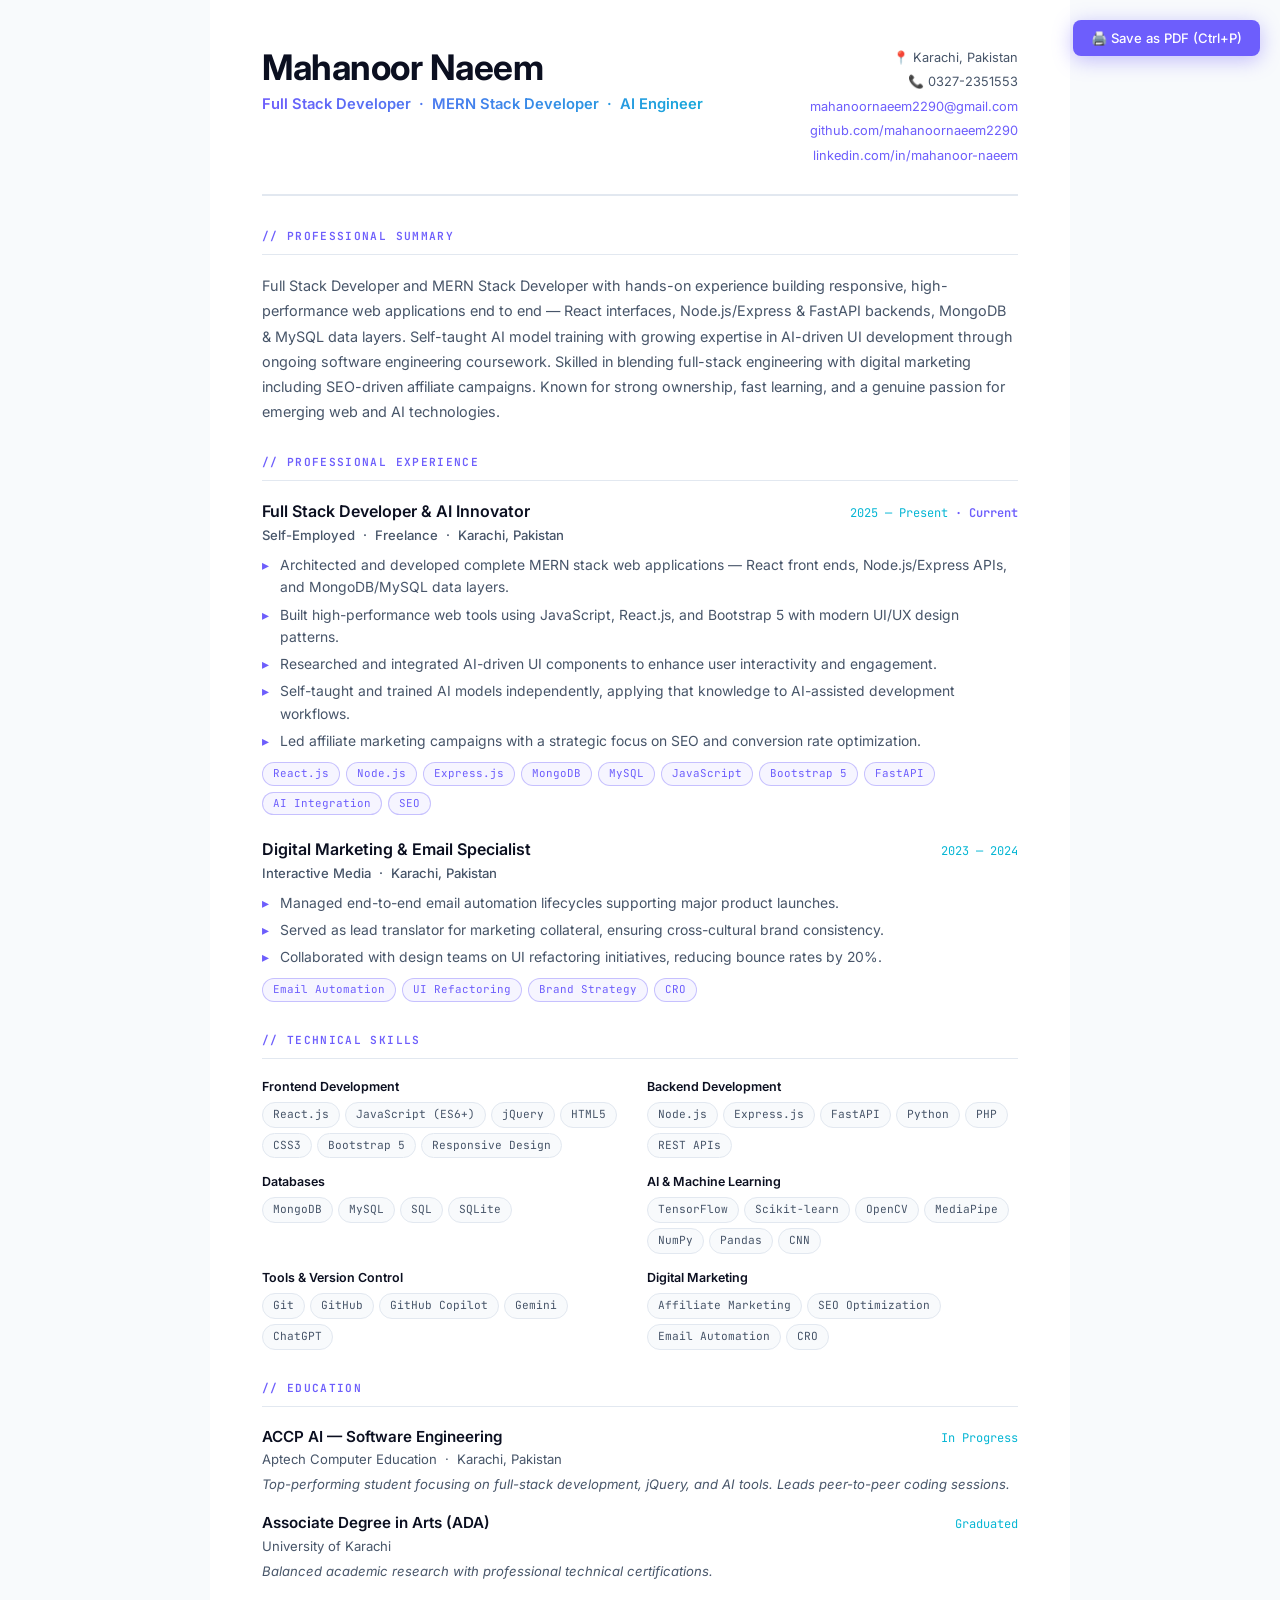
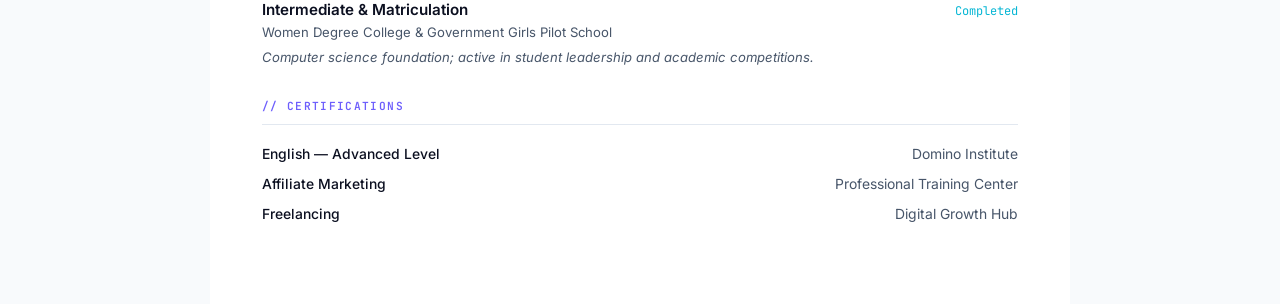
<file: Mahanoor_Naeem_CV_Updated.html>
<!DOCTYPE html>
<html lang="en">
<head>
  <meta charset="UTF-8" />
  <meta name="viewport" content="width=device-width, initial-scale=1.0" />
  <title>Mahanoor Naeem — CV</title>
  <link href="https://fonts.googleapis.com/css2?family=Inter:wght@300;400;500;600;700&family=JetBrains+Mono:wght@400;500&display=swap" rel="stylesheet" />
  <style>
    *, *::before, *::after { box-sizing: border-box; margin: 0; padding: 0; }

    :root {
      --purple: #6d5efc;
      --cyan:   #06b6d4;
      --dark:   #0b0f20;
      --text:   #1e293b;
      --text-2: #475569;
      --border: #e2e8f0;
      --bg:     #f8fafc;
      --card:   #ffffff;
    }

    body {
      font-family: 'Inter', sans-serif;
      background: var(--bg);
      color: var(--text);
      font-size: 14px;
      line-height: 1.6;
    }

    .page {
      max-width: 860px;
      margin: 0 auto;
      background: var(--card);
      padding: 48px 52px;
      min-height: 100vh;
    }

    /* HEADER */
    .header {
      display: grid;
      grid-template-columns: 1fr auto;
      gap: 24px;
      align-items: start;
      padding-bottom: 28px;
      border-bottom: 2px solid var(--border);
      margin-bottom: 32px;
    }
    .header-name {
      font-size: 2.2rem; font-weight: 700;
      letter-spacing: -0.5px; color: var(--dark); line-height: 1.1;
    }
    .header-title {
      font-size: 0.92rem; font-weight: 600; margin-top: 6px;
      background: linear-gradient(90deg, var(--purple), var(--cyan));
      -webkit-background-clip: text; -webkit-text-fill-color: transparent;
      background-clip: text;
    }
    .header-contact {
      text-align: right; font-size: 0.8rem; color: var(--text-2);
      display: flex; flex-direction: column; gap: 4px;
    }
    .header-contact a { color: var(--purple); text-decoration: none; }

    /* SECTION */
    .section { margin-bottom: 30px; }
    .section-title {
      font-size: 0.7rem; font-weight: 600; letter-spacing: 0.12em;
      text-transform: uppercase; color: var(--purple);
      font-family: 'JetBrains Mono', monospace;
      border-bottom: 1px solid var(--border);
      padding-bottom: 8px; margin-bottom: 18px;
    }

    /* SUMMARY */
    .summary { color: var(--text-2); font-size: 0.9rem; line-height: 1.75; }

    /* EXPERIENCE */
    .exp-item { margin-bottom: 22px; }
    .exp-header { display: flex; justify-content: space-between; align-items: baseline; gap: 12px; flex-wrap: wrap; }
    .exp-role { font-size: 1rem; font-weight: 600; color: var(--dark); }
    .exp-period { font-family: 'JetBrains Mono', monospace; font-size: 0.75rem; color: var(--cyan); white-space: nowrap; }
    .exp-period.current::after { content: ' · Current'; color: var(--purple); font-weight: 600; }
    .exp-company { font-size: 0.82rem; color: var(--text-2); margin-bottom: 8px; font-weight: 500; }
    .exp-points { padding-left: 0; list-style: none; display: flex; flex-direction: column; gap: 5px; }
    .exp-points li { font-size: 0.87rem; color: var(--text-2); padding-left: 18px; position: relative; }
    .exp-points li::before { content: "▸"; position: absolute; left: 0; color: var(--purple); }
    .exp-tags { display: flex; flex-wrap: wrap; gap: 6px; margin-top: 10px; }
    .exp-tags span {
      font-family: 'JetBrains Mono', monospace;
      font-size: 0.68rem; padding: 2px 10px; border-radius: 999px;
      border: 1px solid rgba(109,94,252,0.35);
      background: rgba(109,94,252,0.06); color: var(--purple);
    }

    /* SKILLS */
    .skills-grid { display: grid; grid-template-columns: 1fr 1fr; gap: 14px; }
    .skill-group-label { font-size: 0.78rem; font-weight: 600; color: var(--dark); margin-bottom: 5px; }
    .skill-pills { display: flex; flex-wrap: wrap; gap: 5px; }
    .skill-pills span {
      font-family: 'JetBrains Mono', monospace;
      font-size: 0.7rem; padding: 3px 10px; border-radius: 999px;
      background: var(--bg); border: 1px solid var(--border); color: var(--text-2);
    }

    /* EDUCATION */
    .edu-item { margin-bottom: 16px; }
    .edu-header { display: flex; justify-content: space-between; align-items: baseline; flex-wrap: wrap; gap: 8px; }
    .edu-degree { font-size: 0.95rem; font-weight: 600; color: var(--dark); }
    .edu-period { font-family: 'JetBrains Mono', monospace; font-size: 0.75rem; color: var(--cyan); }
    .edu-institute { font-size: 0.82rem; color: var(--text-2); margin-bottom: 4px; }
    .edu-note { font-size: 0.82rem; color: var(--text-2); font-style: italic; }

    /* CERTIFICATIONS */
    .cert-list { display: flex; flex-direction: column; gap: 8px; }
    .cert-item { display: flex; justify-content: space-between; font-size: 0.87rem; }
    .cert-name { font-weight: 500; color: var(--dark); }
    .cert-issuer { color: var(--text-2); }

    /* SAVE BUTTON */
    .save-hint {
      position: fixed; top: 20px; right: 20px;
      background: var(--purple); color: #fff;
      padding: 10px 18px; border-radius: 8px;
      font-size: 0.82rem; cursor: pointer; font-weight: 500;
      box-shadow: 0 4px 20px rgba(109,94,252,0.4);
      border: none; font-family: 'Inter', sans-serif;
    }

    @media print {
      body { background: #fff; }
      .page { padding: 30px 36px; max-width: 100%; }
      .save-hint { display: none; }
    }
  </style>
</head>
<body>

<button class="save-hint" onclick="window.print()">🖨️ Save as PDF (Ctrl+P)</button>

<div class="page">

  <!-- HEADER -->
  <header class="header">
    <div>
      <h1 class="header-name">Mahanoor Naeem</h1>
      <p class="header-title">Full Stack Developer &nbsp;·&nbsp; MERN Stack Developer &nbsp;·&nbsp; AI Engineer</p>
    </div>
    <div class="header-contact">
      <span>📍 Karachi, Pakistan</span>
      <span>📞 0327-2351553</span>
      <a href="mailto:mahanoornaeem2290@gmail.com">mahanoornaeem2290@gmail.com</a>
      <a href="https://github.com/mahanoornaeem2290">github.com/mahanoornaeem2290</a>
      <a href="https://linkedin.com/in/mahanoor-naeem-45399a401">linkedin.com/in/mahanoor-naeem</a>
    </div>
  </header>

  <!-- SUMMARY -->
  <section class="section">
    <div class="section-title">// Professional Summary</div>
    <p class="summary">
      Full Stack Developer and MERN Stack Developer with hands-on experience building responsive, high-performance web applications end to end — React interfaces, Node.js/Express &amp; FastAPI backends, MongoDB &amp; MySQL data layers. Self-taught AI model training with growing expertise in AI-driven UI development through ongoing software engineering coursework. Skilled in blending full-stack engineering with digital marketing including SEO-driven affiliate campaigns. Known for strong ownership, fast learning, and a genuine passion for emerging web and AI technologies.
    </p>
  </section>

  <!-- EXPERIENCE -->
  <section class="section">
    <div class="section-title">// Professional Experience</div>

    <div class="exp-item">
      <div class="exp-header">
        <span class="exp-role">Full Stack Developer &amp; AI Innovator</span>
        <span class="exp-period current">2025 — Present</span>
      </div>
      <p class="exp-company">Self-Employed &nbsp;·&nbsp; Freelance &nbsp;·&nbsp; Karachi, Pakistan</p>
      <ul class="exp-points">
        <li>Architected and developed complete MERN stack web applications — React front ends, Node.js/Express APIs, and MongoDB/MySQL data layers.</li>
        <li>Built high-performance web tools using JavaScript, React.js, and Bootstrap 5 with modern UI/UX design patterns.</li>
        <li>Researched and integrated AI-driven UI components to enhance user interactivity and engagement.</li>
        <li>Self-taught and trained AI models independently, applying that knowledge to AI-assisted development workflows.</li>
        <li>Led affiliate marketing campaigns with a strategic focus on SEO and conversion rate optimization.</li>
      </ul>
      <div class="exp-tags">
        <span>React.js</span><span>Node.js</span><span>Express.js</span><span>MongoDB</span>
        <span>MySQL</span><span>JavaScript</span><span>Bootstrap 5</span><span>FastAPI</span>
        <span>AI Integration</span><span>SEO</span>
      </div>
    </div>

    <div class="exp-item">
      <div class="exp-header">
        <span class="exp-role">Digital Marketing &amp; Email Specialist</span>
        <span class="exp-period">2023 — 2024</span>
      </div>
      <p class="exp-company">Interactive Media &nbsp;·&nbsp; Karachi, Pakistan</p>
      <ul class="exp-points">
        <li>Managed end-to-end email automation lifecycles supporting major product launches.</li>
        <li>Served as lead translator for marketing collateral, ensuring cross-cultural brand consistency.</li>
        <li>Collaborated with design teams on UI refactoring initiatives, reducing bounce rates by 20%.</li>
      </ul>
      <div class="exp-tags">
        <span>Email Automation</span><span>UI Refactoring</span><span>Brand Strategy</span><span>CRO</span>
      </div>
    </div>
  </section>

  <!-- SKILLS -->
  <section class="section">
    <div class="section-title">// Technical Skills</div>
    <div class="skills-grid">
      <div class="skill-group">
        <div class="skill-group-label">Frontend Development</div>
        <div class="skill-pills">
          <span>React.js</span><span>JavaScript (ES6+)</span><span>jQuery</span>
          <span>HTML5</span><span>CSS3</span><span>Bootstrap 5</span><span>Responsive Design</span>
        </div>
      </div>
      <div class="skill-group">
        <div class="skill-group-label">Backend Development</div>
        <div class="skill-pills">
          <span>Node.js</span><span>Express.js</span><span>FastAPI</span>
          <span>Python</span><span>PHP</span><span>REST APIs</span>
        </div>
      </div>
      <div class="skill-group">
        <div class="skill-group-label">Databases</div>
        <div class="skill-pills">
          <span>MongoDB</span><span>MySQL</span><span>SQL</span><span>SQLite</span>
        </div>
      </div>
      <div class="skill-group">
        <div class="skill-group-label">AI &amp; Machine Learning</div>
        <div class="skill-pills">
          <span>TensorFlow</span><span>Scikit-learn</span><span>OpenCV</span>
          <span>MediaPipe</span><span>NumPy</span><span>Pandas</span><span>CNN</span>
        </div>
      </div>
      <div class="skill-group">
        <div class="skill-group-label">Tools &amp; Version Control</div>
        <div class="skill-pills">
          <span>Git</span><span>GitHub</span><span>GitHub Copilot</span>
          <span>Gemini</span><span>ChatGPT</span>
        </div>
      </div>
      <div class="skill-group">
        <div class="skill-group-label">Digital Marketing</div>
        <div class="skill-pills">
          <span>Affiliate Marketing</span><span>SEO Optimization</span>
          <span>Email Automation</span><span>CRO</span>
        </div>
      </div>
    </div>
  </section>

  <!-- EDUCATION -->
  <section class="section">
    <div class="section-title">// Education</div>

    <div class="edu-item">
      <div class="edu-header">
        <span class="edu-degree">ACCP AI — Software Engineering</span>
        <span class="edu-period">In Progress</span>
      </div>
      <p class="edu-institute">Aptech Computer Education &nbsp;·&nbsp; Karachi, Pakistan</p>
      <p class="edu-note">Top-performing student focusing on full-stack development, jQuery, and AI tools. Leads peer-to-peer coding sessions.</p>
    </div>

    <div class="edu-item">
      <div class="edu-header">
        <span class="edu-degree">Associate Degree in Arts (ADA)</span>
        <span class="edu-period">Graduated</span>
      </div>
      <p class="edu-institute">University of Karachi</p>
      <p class="edu-note">Balanced academic research with professional technical certifications.</p>
    </div>

    <div class="edu-item">
      <div class="edu-header">
        <span class="edu-degree">Intermediate &amp; Matriculation</span>
        <span class="edu-period">Completed</span>
      </div>
      <p class="edu-institute">Women Degree College &amp; Government Girls Pilot School</p>
      <p class="edu-note">Computer science foundation; active in student leadership and academic competitions.</p>
    </div>
  </section>

  <!-- CERTIFICATIONS -->
  <section class="section">
    <div class="section-title">// Certifications</div>
    <div class="cert-list">
      <div class="cert-item">
        <span class="cert-name">English — Advanced Level</span>
        <span class="cert-issuer">Domino Institute</span>
      </div>
      <div class="cert-item">
        <span class="cert-name">Affiliate Marketing</span>
        <span class="cert-issuer">Professional Training Center</span>
      </div>
      <div class="cert-item">
        <span class="cert-name">Freelancing</span>
        <span class="cert-issuer">Digital Growth Hub</span>
      </div>
    </div>
  </section>

</div>
</body>
</html>
</file>
<file: style.css>
:root {
  /* ---- surface ---- */
  --bg-base:    #04050c;
  --bg-1:       #070a16;
  --bg-2:       #0b0f20;
  --card:       rgba(255,255,255,0.045);
  --card-hover: rgba(255,255,255,0.075);
  --border:     rgba(255,255,255,0.09);
  --border-hi:  rgba(255,255,255,0.22);

  /* ---- accents ---- */
  --blue:   #6d5efc;
  --purple: #d946ef;
  --cyan:   #10b981;
  --pink:   #fb7185;
  --amber:  #fbbf24;

  --grad-primary: linear-gradient(135deg, var(--blue), var(--purple));
  --grad-aurora:  linear-gradient(120deg, var(--cyan), var(--blue) 45%, var(--purple) 80%, var(--pink));

  --text-1: #f5f6fb;
  --text-2: #a3aac2;
  --text-3: #5b6280;

  /* ---- type ---- */
  --f-display: "Space Grotesk", sans-serif;
  --f-body: "Poppins", sans-serif;
  --f-mono: "JetBrains Mono", monospace;

  --container: 1200px;
  --radius: 22px;
  --radius-sm: 12px;
  --blur: blur(20px) saturate(160%);
  --ease: cubic-bezier(0.16, 1, 0.3, 1);
}

/* ═══════════════════ RESET ═══════════════════ */
* { margin: 0; padding: 0; box-sizing: border-box; }
html { scroll-behavior: smooth; font-size: 16px; }

@media (prefers-reduced-motion: reduce) {
  html { scroll-behavior: auto; }
  *, *::before, *::after {
    animation-duration: 0.001ms !important;
    animation-iteration-count: 1 !important;
    transition-duration: 0.001ms !important;
  }
}

body {
  background: var(--bg-base);
  color: var(--text-1);
  font-family: var(--f-body);
  line-height: 1.7;
  overflow-x: hidden;
  -webkit-font-smoothing: antialiased;
  cursor: none;
}
@media (hover: none), (pointer: coarse) { body { cursor: auto; } }

body::before {
  content: "";
  position: fixed; inset: 0; z-index: 0; pointer-events: none;
  opacity: 0.045; mix-blend-mode: overlay;
  background-image: url("data:image/svg+xml;utf8,<svg xmlns='http://www.w3.org/2000/svg' width='140' height='140'><filter id='n'><feTurbulence type='fractalNoise' baseFrequency='0.9' numOctaves='2' stitchTiles='stitch'/></filter><rect width='100%25' height='100%25' filter='url(%23n)'/></svg>");
}

a { color: inherit; text-decoration: none; }
ul { list-style: none; }
img { max-width: 100%; display: block; }
button { font-family: inherit; cursor: none; border: none; background: none; color: inherit; }
@media (hover: none), (pointer: coarse) { button, a { cursor: pointer; } }
input, textarea { font-family: inherit; }

::selection { background: var(--purple); color: #fff; }
::-webkit-scrollbar { width: 10px; }
::-webkit-scrollbar-track { background: var(--bg-base); }
::-webkit-scrollbar-thumb { background: var(--bg-2); border-radius: 10px; border: 2px solid var(--bg-base); }
::-webkit-scrollbar-thumb:hover { background: var(--purple); }

.container { max-width: var(--container); margin: 0 auto; padding: 0 28px; position: relative; z-index: 2; }

/* ═══════════════════ PARTICLE CANVAS ═══════════════════ */
#particleCanvas { position: fixed; inset: 0; z-index: 0; pointer-events: none; opacity: 0.65; }

/* ═══════════════════ CUSTOM CURSOR ═══════════════════ */
.cursor-dot, .cursor-ring { position: fixed; top: 0; left: 0; pointer-events: none; z-index: 9999; border-radius: 50%; transform: translate(-50%,-50%); }
.cursor-dot { width: 7px; height: 7px; background: var(--cyan); box-shadow: 0 0 12px var(--cyan); }
.cursor-ring { width: 34px; height: 34px; border: 1.5px solid rgba(217,70,239,0.5); transition: width .25s var(--ease), height .25s var(--ease), border-color .25s var(--ease), background .25s var(--ease); }
.cursor-ring.is-active { width: 56px; height: 56px; border-color: var(--purple); background: rgba(217,70,239,0.08); }
@media (hover: none), (pointer: coarse) { .cursor-dot, .cursor-ring { display: none; } }

/* ═══════════════════ TYPE SCALE ═══════════════════ */
h1,h2,h3,h4 { font-family: var(--f-display); font-weight: 700; letter-spacing: -0.02em; color: var(--text-1); }

.eyebrow {
  font-family: var(--f-mono); font-size: 0.8rem; letter-spacing: 0.14em; text-transform: uppercase;
  color: var(--cyan); margin-bottom: 14px; display: flex; align-items: center; gap: 8px;
}
.eyebrow::before { content: ""; width: 22px; height: 1px; background: var(--cyan); opacity: 0.7; }

.section-title {
  font-size: clamp(2.1rem, 3.8vw, 3rem);
  margin-bottom: 16px;
  background: linear-gradient(135deg, #fff 0%, var(--text-2) 100%);
  -webkit-background-clip: text; -webkit-text-fill-color: transparent; background-clip: text;
  display: inline-block;
  position: relative;
  line-height: 1.15;
}
.section-title .grad {
  background: var(--grad-aurora);
  -webkit-background-clip: text; -webkit-text-fill-color: transparent; background-clip: text;
}
.section-sub { color: var(--text-2); max-width: 560px; font-size: 1.04rem; margin-bottom: 60px; }

.section { position: relative; padding: 130px 0; z-index: 2; }

[data-reveal] { opacity: 0; transform: translateY(30px); transition: opacity .8s var(--ease), transform .8s var(--ease); }
[data-reveal].is-visible { opacity: 1; transform: translateY(0); }
[data-reveal-delay="1"] { transition-delay: .1s; }
[data-reveal-delay="2"] { transition-delay: .2s; }
[data-reveal-delay="3"] { transition-delay: .3s; }
[data-reveal-delay="4"] { transition-delay: .4s; }
[data-reveal-delay="5"] { transition-delay: .5s; }

/* ═══════════════════ BUTTONS ═══════════════════ */
.btn {
  position: relative; display: inline-flex; align-items: center; gap: 10px;
  padding: 15px 30px; border-radius: 999px; font-size: 0.94rem; font-weight: 600;
  overflow: hidden; transition: transform .35s var(--ease), box-shadow .35s var(--ease), border-color .35s var(--ease), color .35s var(--ease);
  white-space: nowrap;
}
.btn::after {
  content: ""; position: absolute; top: 0; left: -60%; width: 40%; height: 100%;
  background: linear-gradient(120deg, transparent, rgba(255,255,255,0.35), transparent);
  transform: skewX(-20deg); transition: left .6s var(--ease);
}
.btn:hover::after { left: 130%; }

.btn-primary { background: var(--grad-primary); color: #fff; box-shadow: 0 8px 30px -8px rgba(109,94,252,0.55); }
.btn-primary:hover { transform: translateY(-2px); box-shadow: 0 14px 38px -6px rgba(217,70,239,0.55); }

.btn-ghost { border: 1px solid var(--border-hi); color: var(--text-1); background: rgba(255,255,255,0.02); }
.btn-ghost:hover { border-color: var(--cyan); color: var(--cyan); transform: translateY(-2px); }

.btn-sm { padding: 11px 20px; font-size: 0.85rem; }
.btn-full { width: 100%; justify-content: center; }
.magnetic { will-change: transform; }

/* ═══════════════════ SCAN PROGRESS ═══════════════════ */
.scan-progress { position: fixed; top: 0; left: 0; height: 2px; width: 0%; background: var(--grad-aurora); z-index: 1001; transition: width .1s linear; }

/* ═══════════════════ NAVBAR ═══════════════════ */
.navbar { position: fixed; top: 0; left: 0; right: 0; z-index: 1000; padding: 22px 0; transition: padding .4s var(--ease), background .4s var(--ease), border-color .4s var(--ease); border-bottom: 1px solid transparent; }
.navbar.is-scrolled { padding: 13px 0; background: rgba(4,5,12,0.78); backdrop-filter: var(--blur); border-bottom-color: var(--border); }
.nav-inner { display: flex; align-items: center; justify-content: space-between; gap: 24px; }

.nav-logo { font-family: var(--f-mono); font-size: 1.05rem; font-weight: 600; display: flex; align-items: center; gap: 8px; }
.nav-logo .bracket { color: var(--cyan); }
.nav-logo .brand-word {
  font-family: "Cormorant Garamond", serif; font-style: italic; font-weight: 600;
  font-size: 1.5rem; letter-spacing: 0.01em;
  background: var(--grad-aurora); -webkit-background-clip: text; -webkit-text-fill-color: transparent; background-clip: text;
}
.nav-logo .role-tag { color: var(--text-3); font-size: 0.72rem; border-left: 1px solid var(--border-hi); padding-left: 10px; display: none; }
@media (min-width: 640px) { .nav-logo .role-tag { display: inline; } }

.nav-links { display: flex; gap: 2px; font-size: 0.88rem; }
.nav-link {
  position: relative; display: flex; align-items: center; gap: 8px;
  color: var(--text-2); padding: 9px 16px; border-radius: 999px;
  transition: color .3s var(--ease);
  isolation: isolate;
}
.nav-link-icon { font-size: 0.72rem; opacity: 0; transform: translateX(-4px) scale(0.7); transition: opacity .3s var(--ease), transform .3s var(--ease); color: var(--cyan); width: 0; overflow: hidden; }
.nav-link-num { display: none; }
.nav-link-text { position: relative; }
.nav-link-text::after {
  content: ""; position: absolute; left: 50%; right: 50%; bottom: -5px; height: 2px; border-radius: 2px;
  background: var(--grad-aurora); transition: left .35s var(--ease), right .35s var(--ease); opacity: 0;
}
.nav-link::before {
  content: ""; position: absolute; inset: 0; border-radius: 999px; z-index: -1;
  background: rgba(255,255,255,0.055); border: 1px solid transparent;
  opacity: 0; transform: scale(0.85); transition: opacity .35s var(--ease), transform .35s var(--ease), border-color .35s var(--ease);
}
.nav-link:hover, .nav-link.is-active { color: var(--text-1); }
.nav-link:hover::before, .nav-link.is-active::before { opacity: 1; transform: scale(1); border-color: var(--border-hi); }
.nav-link:hover .nav-link-icon, .nav-link.is-active .nav-link-icon { opacity: 1; transform: translateX(0) scale(1); width: 12px; }
.nav-link:hover .nav-link-text::after { left: 0; right: 0; opacity: 1; }
.nav-link.is-active .nav-link-text::after { left: 0; right: 0; opacity: 1; }
.nav-link.is-active .nav-link-icon { color: var(--purple); }

.nav-actions { display: flex; align-items: center; gap: 12px; }
.nav-cv { display: none; font-family: var(--f-mono); font-size: 0.78rem; color: var(--text-2); border: 1px solid var(--border-hi); border-radius: 999px; padding: 9px 16px; align-items: center; gap: 8px; transition: border-color .3s var(--ease), color .3s var(--ease); }
.nav-cv:hover { border-color: var(--cyan); color: var(--cyan); }
@media (min-width: 900px) { .nav-cv { display: inline-flex; } }

.hamburger { display: flex; flex-direction: column; gap: 5px; width: 26px; z-index: 1002; }
.hamburger span { height: 2px; background: var(--text-1); border-radius: 2px; transition: transform .35s var(--ease), opacity .35s var(--ease); }
.hamburger.is-open span:nth-child(1) { transform: translateY(6.5px) rotate(45deg); }
.hamburger.is-open span:nth-child(2) { opacity: 0; }
.hamburger.is-open span:nth-child(3) { transform: translateY(-6.5px) rotate(-45deg); }

@media (max-width: 900px) {
  .nav-links {
    position: fixed; inset: 0; flex-direction: column; justify-content: center; align-items: stretch;
    gap: 6px; padding: 0 32px; font-size: 1.15rem; font-family: var(--f-display);
    background: var(--bg-base); transform: translateX(100%); transition: transform .5s var(--ease);
  }
  .nav-links::before {
    content: ""; position: absolute; width: 380px; height: 380px; border-radius: 50%;
    background: rgba(217,70,239,0.14); filter: blur(120px); top: 10%; right: -120px; pointer-events: none;
  }
  .nav-links li { list-style: none; opacity: 0; transform: translateX(24px); transition: opacity .5s var(--ease), transform .5s var(--ease); transition-delay: calc(var(--i) * 0.06s); }
  .nav-links.is-open li { opacity: 1; transform: translateX(0); }
  .nav-link { padding: 16px 18px; border-radius: 16px; gap: 16px; }
  .nav-link-icon { opacity: 0.85 !important; transform: none !important; width: auto !important; font-size: 0.95rem; color: var(--cyan); flex-shrink: 0; }
  .nav-link.is-active .nav-link-icon { color: var(--purple); }
  .nav-link-num { display: inline-block; font-family: var(--f-mono); font-size: 0.7rem; color: var(--text-3); }
  .nav-link-text::after { display: none; }
  .nav-link:hover, .nav-link.is-active { background: rgba(255,255,255,0.05); }
  .nav-link::before { border-radius: 16px; }
  .nav-links.is-open { transform: translateX(0); }
}
@media (min-width: 901px) { .hamburger { display: none; } }

/* ═══════════════════ HERO ═══════════════════ */
.hero { position: relative; min-height: 100vh; display: flex; align-items: center; padding: 150px 0 70px; overflow: hidden; }

.hero-glow { position: absolute; border-radius: 50%; filter: blur(120px); pointer-events: none; animation: glow-pulse 9s ease-in-out infinite; z-index: 0; }
.hero-glow-1 { width: 620px; height: 620px; background: rgba(109,94,252,0.16); top: -220px; left: -220px; }
.hero-glow-2 { width: 520px; height: 520px; background: rgba(217,70,239,0.14); top: 45%; right: -180px; animation-delay: -3s; }
.hero-glow-3 { width: 420px; height: 420px; background: rgba(16,185,129,0.1); bottom: -140px; left: 38%; animation-delay: -5.5s; }
@keyframes glow-pulse { 0%,100% { transform: scale(1); opacity: 1; } 50% { transform: scale(1.16); opacity: 0.65; } }

.hero-inner { position: relative; z-index: 2; display: grid; grid-template-columns: 1.1fr 0.9fr; gap: 60px; align-items: center; width: 100%; }
@media (max-width: 980px) { .hero-inner { grid-template-columns: 1fr; } }

.hero-badge { display: inline-flex; align-items: center; gap: 9px; font-family: var(--f-mono); font-size: 0.78rem; letter-spacing: 0.06em; color: var(--cyan); border: 1px solid rgba(16,185,129,0.28); background: rgba(16,185,129,0.08); padding: 8px 16px 8px 12px; border-radius: 999px; margin-bottom: 28px; }
.hero-badge .dot { width: 7px; height: 7px; border-radius: 50%; background: var(--cyan); animation: pulse-dot 2s ease-in-out infinite; }
@keyframes pulse-dot { 0%,100% { box-shadow: 0 0 0 0 rgba(16,185,129,0.55); } 50% { box-shadow: 0 0 0 7px rgba(16,185,129,0); } }

.hero-greeting { font-family: var(--f-mono); font-size: 0.95rem; color: var(--text-2); margin-bottom: 8px; }
.hero-brand {
  font-family: "Cormorant Garamond", serif; font-style: italic; font-weight: 600;
  font-size: 1.3rem; letter-spacing: 0.04em; margin-bottom: 14px;
  background: var(--grad-aurora); -webkit-background-clip: text; -webkit-text-fill-color: transparent; background-clip: text;
  display: inline-flex; align-items: center; gap: 10px;
}
.hero-brand .glyph { -webkit-text-fill-color: var(--amber); color: var(--amber); font-style: normal; font-size: 0.9rem; opacity: 0.85; }
.hero-name { font-size: clamp(3.1rem, 7vw, 5.4rem); line-height: 1; font-weight: 700; margin-bottom: 6px; background: linear-gradient(135deg, #fff 20%, var(--purple) 90%); -webkit-background-clip: text; -webkit-text-fill-color: transparent; background-clip: text; }

.hero-role { font-family: var(--f-mono); font-size: clamp(1rem, 1.6vw, 1.2rem); margin: 18px 0 26px; min-height: 1.6em; display: flex; align-items: center; flex-wrap: wrap; gap: 8px; }
.role-prefix { color: var(--text-2); }
.typed-text { color: var(--cyan); }
.typed-cursor { color: var(--cyan); animation: caret-blink 1s steps(1) infinite; margin-left: 2px; }
@keyframes caret-blink { 50% { opacity: 0; } }

.hero-headline { font-family: var(--f-display); font-weight: 600; font-size: clamp(1.2rem, 2vw, 1.55rem); max-width: 560px; line-height: 1.35; margin-bottom: 22px; }
.hero-sub { color: var(--text-2); max-width: 520px; margin-bottom: 38px; }

.hero-cta { display: flex; flex-wrap: wrap; gap: 14px; margin-bottom: 56px; }

.hero-stats { display: flex; align-items: center; gap: 24px; }
.stat-item { display: flex; flex-direction: column; }
.stat-num { font-family: var(--f-display); font-size: 1.7rem; font-weight: 700; background: var(--grad-aurora); -webkit-background-clip: text; -webkit-text-fill-color: transparent; background-clip: text; }
.stat-label { font-size: 0.78rem; color: var(--text-3); font-family: var(--f-mono); }
.stat-divider { width: 1px; height: 34px; background: var(--border-hi); }

/* ---- hero visual: orb ---- */
.hero-visual { position: relative; display: flex; justify-content: center; align-items: center; min-height: 460px; }

.orb-container { position: relative; width: min(420px, 86vw); aspect-ratio: 1; display: flex; align-items: center; justify-content: center; }

/* === outermost ambient bloom === */
.orb-halo {
  position: absolute; inset: -22%; border-radius: 50%;
  background: conic-gradient(from 0deg,
    #6d5efc, #d946ef, #06b6d4, #10b981, #6d5efc);
  filter: blur(60px); opacity: 0.55;
  animation: spin-slow 18s linear infinite;
  z-index: 0;
}
.orb-halo-2 {
  position: absolute; inset: -4%; border-radius: 50%;
  background: conic-gradient(from 120deg,
    #d946ef, #06b6d4, #6d5efc, #f97316, #d946ef);
  filter: blur(40px); opacity: 0.4;
  animation: spin-slow 12s linear infinite reverse;
  z-index: 0;
}
/* extra warm inner bloom */
.orb-halo::after {
  content: ""; position: absolute; inset: 18%; border-radius: 50%;
  background: radial-gradient(circle, rgba(109,94,252,0.7) 0%, rgba(217,70,239,0.45) 40%, transparent 72%);
  filter: blur(28px);
  animation: orb-pulse 4s ease-in-out infinite;
}
@keyframes orb-pulse { 0%,100% { transform: scale(1); opacity: 0.7; } 50% { transform: scale(1.14); opacity: 1; } }
@keyframes spin-slow { to { transform: rotate(360deg); } }

/* === decorative rings === */
.orb-ring { position: absolute; border-radius: 50%; z-index: 1; }
.orb-ring-1 {
  inset: 0;
  border: 1.5px dashed rgba(109,94,252,0.55);
  animation: spin-slow 28s linear infinite;
  box-shadow: 0 0 12px rgba(109,94,252,0.2);
}
.orb-ring-2 {
  inset: 28px;
  border: 1.5px solid rgba(217,70,239,0.45);
  animation: spin-slow 18s linear infinite reverse;
  box-shadow: 0 0 10px rgba(217,70,239,0.2);
}
.orb-ring-3 {
  inset: 56px;
  border: 1px dotted rgba(16,185,129,0.5);
  animation: spin-slow 13s linear infinite;
  box-shadow: 0 0 8px rgba(16,185,129,0.15);
}

/* === energy core (no photo) === */
.orb-core {
  position: absolute;
  inset: 22%;
  border-radius: 50%;
  z-index: 2;
  background:
    radial-gradient(circle at 38% 30%, rgba(255,255,255,0.12) 0%, transparent 45%),
    radial-gradient(circle at 65% 70%, rgba(217,70,239,0.5) 0%, transparent 50%),
    radial-gradient(circle at 30% 68%, rgba(6,182,212,0.45) 0%, transparent 48%),
    radial-gradient(circle at 50% 50%, rgba(109,94,252,0.55) 0%, rgba(4,5,12,0.95) 75%);
  border: 1.5px solid rgba(255,255,255,0.12);
  box-shadow:
    0 0 0 1px rgba(109,94,252,0.3),
    0 0 40px rgba(217,70,239,0.5),
    0 0 80px rgba(109,94,252,0.35),
    0 0 120px rgba(6,182,212,0.2),
    inset 0 0 50px rgba(109,94,252,0.35),
    inset 0 0 20px rgba(217,70,239,0.25);
  backdrop-filter: blur(8px);
  display: flex; align-items: center; justify-content: center; overflow: hidden;
  animation: orb-breathe 5s ease-in-out infinite;
}
@keyframes orb-breathe {
  0%,100% { box-shadow: 0 0 0 1px rgba(109,94,252,0.3), 0 0 40px rgba(217,70,239,0.5), 0 0 80px rgba(109,94,252,0.35), 0 0 120px rgba(6,182,212,0.2), inset 0 0 50px rgba(109,94,252,0.35), inset 0 0 20px rgba(217,70,239,0.25); }
  50% { box-shadow: 0 0 0 1px rgba(217,70,239,0.5), 0 0 60px rgba(217,70,239,0.7), 0 0 110px rgba(109,94,252,0.55), 0 0 160px rgba(6,182,212,0.35), inset 0 0 70px rgba(109,94,252,0.5), inset 0 0 35px rgba(217,70,239,0.4); }
}
/* spinning shimmer light sweep */
.orb-core::before {
  content: ""; position: absolute; inset: -20%;
  background: conic-gradient(
    from 0deg,
    transparent 0deg,
    rgba(255,255,255,0.45) 6deg,
    transparent 28deg,
    transparent 360deg
  );
  animation: spin-slow 4s linear infinite;
  mix-blend-mode: overlay;
  border-radius: 50%;
}
/* inner specular highlight */
.orb-core::after {
  content: ""; position: absolute;
  top: 12%; left: 18%; width: 36%; height: 24%;
  background: radial-gradient(ellipse, rgba(255,255,255,0.28) 0%, transparent 70%);
  border-radius: 50%;
  filter: blur(4px);
  pointer-events: none;
}

/* === orbit dots — bigger & brighter === */
.orbit { position: absolute; inset: 0; border-radius: 50%; z-index: 3; }
.orbit-1 { animation: spin-slow 8s linear infinite; }
.orbit-2 { animation: spin-slow 12s linear infinite reverse; }
.orbit-3 { animation: spin-slow 16s linear infinite; }

.orbit-dot {
  position: absolute; top: -5px; left: 50%;
  width: 10px; height: 10px; margin-left: -5px;
  border-radius: 50%;
  background: var(--cyan);
  box-shadow: 0 0 8px 3px var(--cyan), 0 0 28px 8px rgba(6,182,212,0.6);
}
.orbit-2 .orbit-dot {
  background: var(--purple);
  box-shadow: 0 0 8px 3px var(--purple), 0 0 28px 8px rgba(109,94,252,0.6);
}
.orbit-3 .orbit-dot {
  background: var(--pink);
  box-shadow: 0 0 8px 3px var(--pink), 0 0 28px 8px rgba(217,70,239,0.6);
}

/* === floating tech tags === */
.float-tag {
  position: absolute; font-family: var(--f-mono); font-size: 0.75rem;
  display: flex; align-items: center; gap: 7px;
  padding: 9px 16px; border-radius: 999px;
  background: rgba(11,15,32,0.85);
  border: 1px solid rgba(109,94,252,0.35);
  backdrop-filter: var(--blur);
  color: var(--text-2);
  animation: tag-float 6s ease-in-out infinite;
  box-shadow: 0 4px 24px rgba(109,94,252,0.15), 0 0 0 0.5px rgba(255,255,255,0.06);
}
.float-tag i { color: var(--cyan); }
.float-tag-1 { top: 2%;    left: -8%;  animation-delay: 0s; }
.float-tag-2 { top: 22%;   right: -12%; animation-delay: 1.3s; }
.float-tag-3 { bottom: 16%; left: -12%; animation-delay: 2.6s; }
.float-tag-4 { bottom: 0;  right: -4%; animation-delay: 3.9s; }
@keyframes tag-float { 0%,100% { transform: translateY(0); } 50% { transform: translateY(-10px); } }
@media (max-width: 560px) { .float-tag { display: none; } }

.scroll-indicator { position: absolute; bottom: 30px; left: 50%; transform: translateX(-50%); display: flex; flex-direction: column; align-items: center; gap: 10px; font-family: var(--f-mono); font-size: 0.7rem; letter-spacing: 0.1em; color: var(--text-3); text-transform: uppercase; z-index: 2; }
.scroll-line { width: 1px; height: 34px; background: linear-gradient(var(--cyan), transparent); animation: line-grow 2.2s var(--ease) infinite; }
@keyframes line-grow { 0% { transform: scaleY(0); transform-origin: top; } 50% { transform: scaleY(1); transform-origin: top; } 50.1% { transform-origin: bottom; } 100% { transform: scaleY(0); transform-origin: bottom; } }

/* ═══════════════════ GLASS CARD ═══════════════════ */
.glass-card {
  background: var(--card);
  border: 1px solid var(--border);
  backdrop-filter: var(--blur);
  -webkit-backdrop-filter: var(--blur);
  border-radius: var(--radius);
  position: relative;
  transition: border-color .4s var(--ease), background .4s var(--ease), transform .4s var(--ease), box-shadow .4s var(--ease);
}
.glass-card::before {
  content: ""; position: absolute; inset: 0; border-radius: inherit; padding: 1px;
  background: var(--grad-aurora); opacity: 0;
  -webkit-mask: linear-gradient(#000 0 0) content-box, linear-gradient(#000 0 0);
  -webkit-mask-composite: xor; mask-composite: exclude;
  transition: opacity .4s var(--ease); pointer-events: none;
}
.glass-card:hover { border-color: var(--border-hi); background: var(--card-hover); transform: translateY(-5px); box-shadow: 0 20px 50px -20px rgba(109,94,252,0.35); }
.glass-card:hover::before { opacity: 0.6; }

.tilt-card { transform-style: preserve-3d; }

/* ═══════════════════ ABOUT ═══════════════════ */
.about-grid { display: grid; grid-template-columns: 0.85fr 1.15fr; gap: 60px; align-items: start; }
@media (max-width: 900px) { .about-grid { grid-template-columns: 1fr; gap: 44px; } }

.avatar-card { padding: 24px; }
.avatar-bg { position: relative; border-radius: var(--radius-sm); overflow: hidden; aspect-ratio: 4/5; background: var(--bg-2); }
.avatar-photo { width: 100%; height: 100%; }
.avatar-photo img { width: 100%; height: 100%; object-fit: cover; object-position: center 18%; display: block; }
.avatar-ring { position: absolute; inset: 10px; border: 1px solid rgba(16,185,129,0.35); border-radius: 8px; pointer-events: none; }
.avatar-bg::after { content: ""; position: absolute; inset: 0; background: linear-gradient(180deg, transparent 55%, rgba(4,5,12,0.85)); }
.avatar-info { position: relative; z-index: 2; margin-top: -70px; padding: 0 8px 10px; }
.avatar-info h3 { font-size: 1.2rem; margin-bottom: 4px; }
.avatar-info p { font-size: 0.85rem; color: var(--text-2); margin-bottom: 12px; font-family: var(--f-mono); }
.avatar-tags { display: flex; flex-wrap: wrap; gap: 8px; }
.avatar-tags .tag { font-family: var(--f-mono); font-size: 0.68rem; color: var(--cyan); border: 1px solid rgba(16,185,129,0.3); background: rgba(16,185,129,0.08); padding: 4px 10px; border-radius: 999px; }

.about-text p { color: var(--text-2); margin-bottom: 18px; font-size: 1.02rem; }
.about-text strong { color: var(--text-1); font-weight: 600; }

.about-facts { display: grid; grid-template-columns: repeat(2, 1fr); gap: 1px; background: var(--border); border: 1px solid var(--border); border-radius: var(--radius-sm); overflow: hidden; margin-top: 30px; }
.fact { background: var(--bg-1); padding: 18px 20px; }
.fact-label { display: block; font-family: var(--f-mono); font-size: 0.66rem; letter-spacing: 0.1em; text-transform: uppercase; color: var(--text-3); margin-bottom: 6px; }
.fact-value { font-family: var(--f-display); font-size: 1.1rem; font-weight: 600; }

.focus-grid { display: grid; grid-template-columns: repeat(4, 1fr); gap: 18px; margin-top: 60px; }
@media (max-width: 900px) { .focus-grid { grid-template-columns: repeat(2, 1fr); } }
@media (max-width: 560px) { .focus-grid { grid-template-columns: 1fr; } }
.focus-card { padding: 26px 22px; }
.focus-icon { width: 48px; height: 48px; border-radius: 13px; display: flex; align-items: center; justify-content: center; font-size: 1.15rem; margin-bottom: 16px; background: color-mix(in srgb, var(--clr, var(--cyan)) 16%, transparent); color: var(--clr, var(--cyan)); }
.focus-card h4 { font-size: 1rem; margin-bottom: 8px; }
.focus-card p { color: var(--text-2); font-size: 0.85rem; line-height: 1.6; }

/* ═══════════════════ EXPERIENCE ═══════════════════ */
.exp-list { display: flex; flex-direction: column; gap: 22px; }
.exp-row { padding: 34px; display: grid; grid-template-columns: 180px 1fr; gap: 36px; }
@media (max-width: 760px) { .exp-row { grid-template-columns: 1fr; gap: 12px; } }
.exp-period { font-family: var(--f-mono); font-size: 0.82rem; color: var(--cyan); padding-top: 4px; }
.exp-period .status { display: inline-block; margin-top: 10px; font-size: 0.68rem; letter-spacing: 0.08em; color: var(--amber); background: rgba(251,191,36,0.1); border: 1px solid rgba(251,191,36,0.3); padding: 3px 9px; border-radius: 999px; }
.exp-role { font-size: 1.4rem; margin-bottom: 4px; }
.exp-org { font-family: var(--f-mono); font-size: 0.85rem; color: var(--text-3); margin-bottom: 16px; }
.exp-points { display: flex; flex-direction: column; gap: 10px; }
.exp-points li { position: relative; padding-left: 22px; color: var(--text-2); }
.exp-points li::before { content: "▸"; position: absolute; left: 0; color: var(--purple); }
.exp-org-icon { margin-right: 6px; color: var(--cyan); font-size: 0.78rem; }
.exp-tags { display: flex; flex-wrap: wrap; gap: 8px; margin-top: 18px; }
.exp-tags span {
  font-family: var(--f-mono); font-size: 0.72rem; padding: 4px 12px;
  border-radius: 999px; border: 1px solid rgba(109,94,252,0.4);
  background: rgba(109,94,252,0.08); color: var(--text-2);
  transition: background 0.2s, border-color 0.2s;
}
.exp-tags span:hover { background: rgba(109,94,252,0.2); border-color: rgba(109,94,252,0.7); color: #fff; }

/* ═══════════════════ SKILLS ═══════════════════ */
.skills-tabs { display: flex; flex-wrap: wrap; gap: 8px; margin-bottom: 34px; }
.skills-tab { font-family: var(--f-mono); font-size: 0.8rem; color: var(--text-2); padding: 9px 18px; border: 1px solid var(--border); border-radius: 999px; transition: all .3s var(--ease); }
.skills-tab.is-active, .skills-tab:hover { color: #fff; border-color: transparent; background: var(--grad-primary); }

.skills-grid { display: grid; grid-template-columns: repeat(auto-fill, minmax(230px, 1fr)); gap: 18px; }
.skill-card { padding: 26px 22px; text-align: center; }
.skill-icon-wrap { width: 52px; height: 52px; margin: 0 auto 16px; border-radius: 14px; display: flex; align-items: center; justify-content: center; font-size: 1.3rem; background: color-mix(in srgb, var(--clr, var(--cyan)) 16%, transparent); color: var(--clr, var(--cyan)); }
.skill-card h4 { font-size: 0.98rem; margin-bottom: 14px; font-weight: 600; }
.skill-bar-wrap { height: 5px; background: rgba(255,255,255,0.08); border-radius: 4px; overflow: hidden; margin-bottom: 10px; }
.skill-bar { height: 100%; width: 0%; background: var(--grad-primary); border-radius: 4px; transition: width 1.2s var(--ease); }
.skill-pct { font-family: var(--f-mono); font-size: 0.75rem; color: var(--text-3); }

/* ═══════════════════ SERVICES ═══════════════════ */
.services-grid { display: grid; grid-template-columns: repeat(3, 1fr); gap: 22px; }
@media (max-width: 900px) { .services-grid { grid-template-columns: repeat(2, 1fr); } }
@media (max-width: 620px) { .services-grid { grid-template-columns: 1fr; } }
.service-card { padding: 34px 28px; }
.service-num { font-family: var(--f-mono); font-size: 0.85rem; color: var(--text-3); margin-bottom: 20px; }
.service-icon { width: 50px; height: 50px; border-radius: 14px; display: flex; align-items: center; justify-content: center; font-size: 1.2rem; margin-bottom: 20px; background: color-mix(in srgb, var(--clr, var(--purple)) 16%, transparent); color: var(--clr, var(--purple)); }
.service-card h3 { font-size: 1.2rem; margin-bottom: 10px; }
.service-card p { color: var(--text-2); font-size: 0.93rem; margin-bottom: 20px; }
.service-tags { display: flex; flex-wrap: wrap; gap: 8px; }
.service-tags span { font-family: var(--f-mono); font-size: 0.68rem; color: var(--text-3); border: 1px solid var(--border-hi); padding: 4px 10px; border-radius: 999px; }

/* ═══════════════════ PROJECTS ═══════════════════ */
.projects-toolbar { display: flex; justify-content: space-between; align-items: flex-end; flex-wrap: wrap; gap: 20px; margin-bottom: 44px; }
.projects-count { font-family: var(--f-mono); font-size: 0.78rem; color: var(--text-3); }
.projects-count strong { color: var(--cyan); }

.projects-grid { display: grid; grid-template-columns: repeat(2, 1fr); gap: 22px; }
@media (max-width: 860px) { .projects-grid { grid-template-columns: 1fr; } }

.project-card { padding: 30px; display: flex; flex-direction: column; height: 100%; }
@media (min-width: 861px) { .project-card--wide { grid-column: span 2; display: grid; grid-template-columns: 1fr 1fr; gap: 30px; align-items: center; } }

.project-header { display: flex; justify-content: space-between; align-items: center; margin-bottom: 18px; }
.project-icon { width: 44px; height: 44px; border-radius: 12px; display: flex; align-items: center; justify-content: center; font-size: 1.1rem; background: color-mix(in srgb, var(--proj-clr, var(--blue)) 18%, transparent); color: var(--proj-clr, var(--blue)); }
.project-links { display: flex; gap: 10px; }
.project-links a { width: 34px; height: 34px; border: 1px solid var(--border-hi); border-radius: 9px; display: flex; align-items: center; justify-content: center; color: var(--text-2); transition: all .3s var(--ease); font-size: 0.88rem; }
.project-links a:hover { border-color: var(--proj-clr, var(--cyan)); color: var(--proj-clr, var(--cyan)); transform: translateY(-2px); }

.project-featured-badge { display: inline-flex; align-items: center; gap: 6px; font-family: var(--f-mono); font-size: 0.65rem; letter-spacing: 0.08em; text-transform: uppercase; color: var(--amber); margin-bottom: 12px; }
.project-featured-badge::before { content: "★"; }

.project-card h3 { font-size: 1.28rem; margin-bottom: 10px; line-height: 1.25; }
.project-card p { color: var(--text-2); font-size: 0.92rem; margin-bottom: 20px; flex: 1; }
.project-tech { display: flex; flex-wrap: wrap; gap: 8px; margin-bottom: 16px; }
.project-tech span { font-family: var(--f-mono); font-size: 0.68rem; color: var(--text-3); border: 1px solid var(--border-hi); padding: 4px 10px; border-radius: 999px; }
.project-footer { display: flex; align-items: center; gap: 8px; font-family: var(--f-mono); font-size: 0.76rem; color: var(--text-3); padding-top: 14px; border-top: 1px solid var(--border); }
.project-footer i { color: var(--proj-clr, var(--cyan)); }
.project-type { display: flex; align-items: center; gap: 8px; }

/* ═══════════════════ JOURNEY ═══════════════════ */
.timeline { position: relative; max-width: 800px; margin: 0 auto; }
.timeline::before { content: ""; position: absolute; left: 7px; top: 6px; bottom: 6px; width: 1px; background: linear-gradient(var(--blue), var(--purple), var(--pink)); opacity: 0.4; }
.timeline-item { position: relative; padding: 0 0 46px 46px; }
.timeline-item:last-child { padding-bottom: 0; }
.timeline-dot { position: absolute; left: 0; top: 4px; width: 15px; height: 15px; border-radius: 50%; background: var(--bg-base); border: 2px solid var(--dot-clr, var(--cyan)); box-shadow: 0 0 14px color-mix(in srgb, var(--dot-clr, var(--cyan)) 60%, transparent); }
.timeline-dot::after { content: ""; position: absolute; inset: 3px; border-radius: 50%; background: var(--dot-clr, var(--cyan)); }
.timeline-date { font-family: var(--f-mono); font-size: 0.76rem; color: var(--dot-clr, var(--cyan)); margin-bottom: 6px; display: block; }
.timeline-item h3 { font-size: 1.2rem; margin-bottom: 8px; }
.timeline-item p { color: var(--text-2); font-size: 0.94rem; margin-bottom: 14px; max-width: 560px; }
.timeline-tags { display: flex; flex-wrap: wrap; gap: 8px; }
.timeline-tags span { font-family: var(--f-mono); font-size: 0.68rem; color: var(--text-3); border: 1px solid var(--border-hi); padding: 4px 10px; border-radius: 999px; }

/* ═══════════════════ CONTACT ═══════════════════ */
.contact-grid { display: grid; grid-template-columns: 0.9fr 1.1fr; gap: 50px; }
@media (max-width: 900px) { .contact-grid { grid-template-columns: 1fr; } }
.contact-card { padding: 40px; height: 100%; }
.contact-card h3 { font-size: 1.55rem; margin-bottom: 14px; }
.contact-card > p { color: var(--text-2); margin-bottom: 32px; }
.contact-links { display: flex; flex-direction: column; gap: 4px; }
.contact-link { display: flex; align-items: center; gap: 16px; padding: 14px 4px; border-top: 1px solid var(--border); transition: gap .3s var(--ease); }
.contact-link:first-child { border-top: none; }
.contact-link:hover { gap: 20px; }
.contact-link-icon { width: 42px; height: 42px; border-radius: 12px; display: flex; align-items: center; justify-content: center; background: color-mix(in srgb, var(--lc, var(--cyan)) 16%, transparent); color: var(--lc, var(--cyan)); flex-shrink: 0; }
.contact-link div span { display: block; font-family: var(--f-mono); font-size: 0.68rem; text-transform: uppercase; letter-spacing: 0.08em; color: var(--text-3); margin-bottom: 3px; }
.contact-link div strong { font-size: 0.93rem; font-weight: 500; }

.contact-form-card { padding: 40px; }
.form-group { margin-bottom: 20px; }
.form-group label { display: block; font-family: var(--f-mono); font-size: 0.72rem; letter-spacing: 0.06em; text-transform: uppercase; color: var(--text-3); margin-bottom: 9px; }
.form-input { width: 100%; background: rgba(255,255,255,0.04); border: 1px solid var(--border-hi); border-radius: 10px; padding: 13px 16px; color: var(--text-1); font-size: 0.94rem; transition: border-color .3s var(--ease), background .3s var(--ease); }
.form-input:focus { outline: none; border-color: var(--cyan); background: rgba(255,255,255,0.06); }
.form-input::placeholder { color: var(--text-3); }
textarea.form-input { resize: vertical; min-height: 110px; }
.form-success { display: none; align-items: center; gap: 10px; margin-top: 16px; font-size: 0.88rem; color: var(--cyan); font-family: var(--f-mono); }
.form-success.is-visible { display: flex; }

/* ═══════════════════ FOOTER ═══════════════════ */
.footer { position: relative; border-top: 1px solid var(--border); padding: 60px 0 34px; z-index: 2; overflow: hidden; }
.footer-glow { position: absolute; width: 500px; height: 260px; background: rgba(217,70,239,0.12); filter: blur(120px); top: -100px; left: 50%; transform: translateX(-50%); pointer-events: none; }
.footer-inner { position: relative; z-index: 2; display: flex; flex-direction: column; align-items: center; text-align: center; gap: 18px; }
.footer-logo { font-family: var(--f-mono); font-size: 1.1rem; font-weight: 600; }
.footer-tagline { color: var(--text-2); max-width: 420px; }
.footer-social { display: flex; gap: 12px; }
.footer-social a { width: 40px; height: 40px; border: 1px solid var(--border-hi); border-radius: 10px; display: flex; align-items: center; justify-content: center; color: var(--text-2); transition: color .3s var(--ease), border-color .3s var(--ease); }
.footer-social a:hover { color: var(--cyan); border-color: var(--cyan); }
.footer-meta { font-family: var(--f-mono); font-size: 0.72rem; color: var(--text-3); margin-top: 10px; }

/* ═══════════════════ BACK TO TOP ═══════════════════ */
.back-to-top { position: fixed; bottom: 28px; right: 28px; width: 48px; height: 48px; border-radius: 50%; background: var(--bg-2); border: 1px solid var(--border-hi); color: var(--cyan); display: flex; align-items: center; justify-content: center; opacity: 0; visibility: hidden; transform: translateY(10px); transition: opacity .35s var(--ease), transform .35s var(--ease), visibility .35s; z-index: 500; }
.back-to-top.is-visible { opacity: 1; visibility: visible; transform: translateY(0); }
.back-to-top:hover { border-color: var(--cyan); transform: translateY(-3px); box-shadow: 0 8px 24px -6px rgba(16,185,129,0.5); }
</file>
